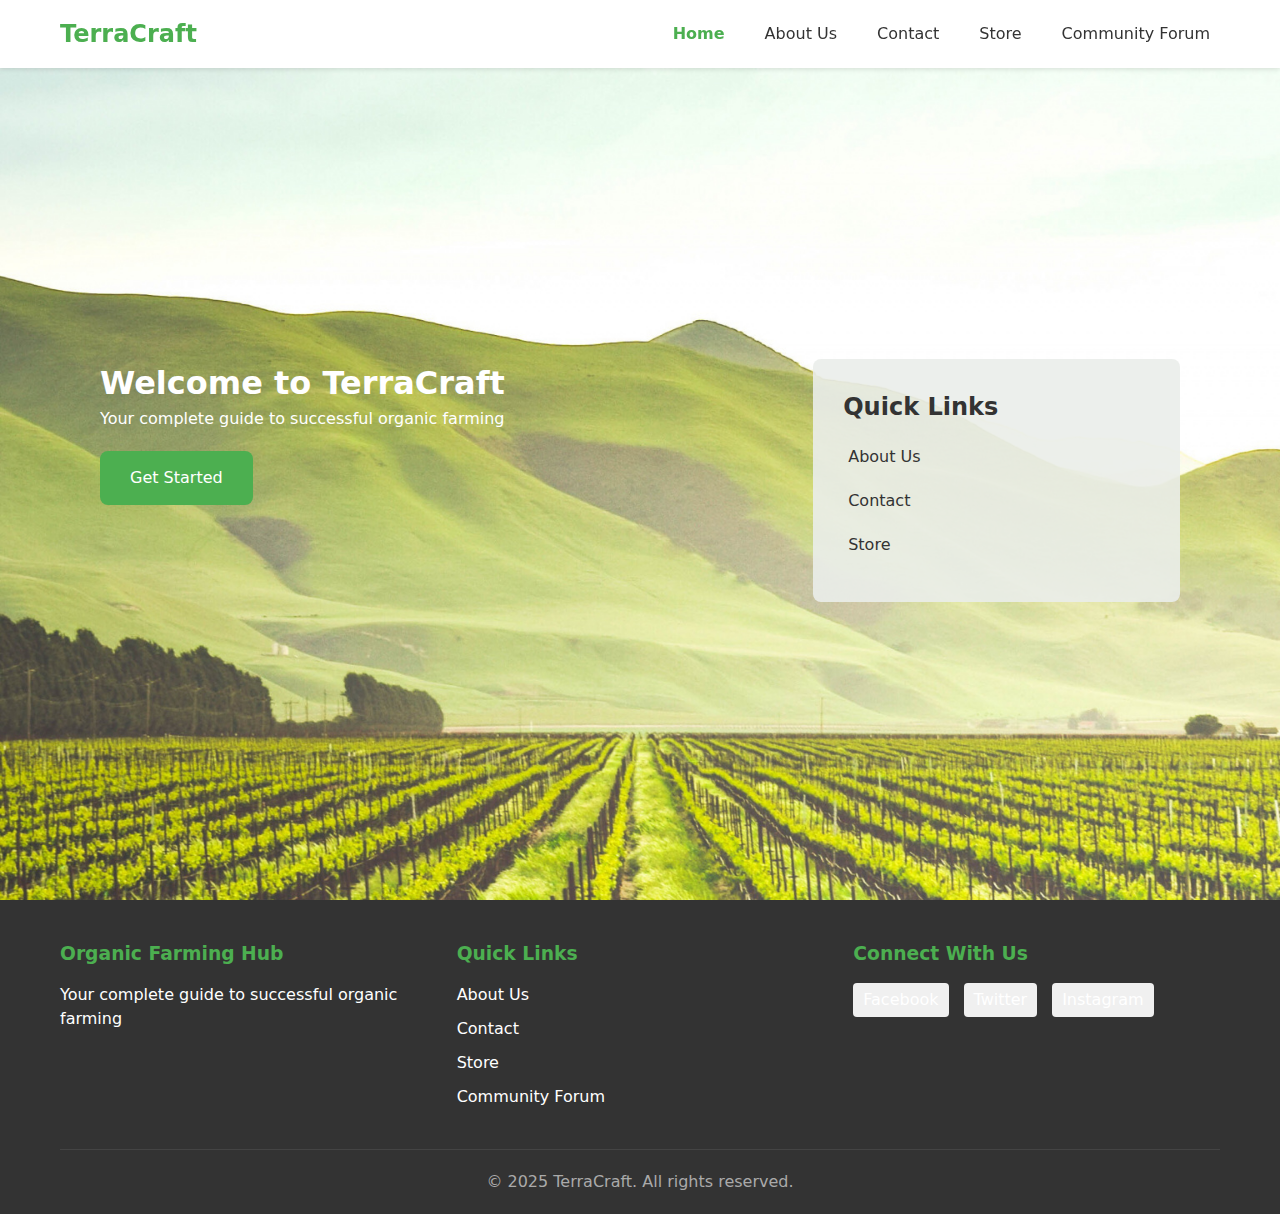
<file: index.html>
<!doctype html>
<html lang="en">
  <head>
    <meta charset="UTF-8" />
    <meta name="viewport" content="width=device-width, initial-scale=1.0" />
    <title>TerraCraft</title>
    <link rel="stylesheet" href="styles.css" />
  </head>
  <body>
    <!-- Skip to content link -->
    <a href="#main-content" class="skip-link">Skip to main content</a>

    <div class="app-container">
      <!-- Header (Fixed) -->
      <header class="site-header" role="banner">
        <div class="header-content">
          <div class="logo">
            <a href="index.html">TerraCraft</a>
          </div>
          <nav class="main-nav" aria-label="Main navigation">
            <ul>
              <li><a href="index.html" aria-current="page">Home</a></li>
              <li><a href="about.html">About Us</a></li>
              <li><a href="contact.html">Contact</a></li>
              <li><a href="store.html">Store</a></li>
              <li><a href="forum.html">Community Forum</a></li>
            </ul>
          </nav>
        </div>
      </header>

      <!-- Welcome Section -->
      <section
        id="welcome-section"
        class="hero-section"
        role="region"
        aria-labelledby="welcome-heading"
      >
        <div class="content-wrapper">
          <div class="hero-content">
            <div class="hero-text">
              <h1 id="welcome-heading" tabindex="-1">
                Welcome to TerraCraft
              </h1>
              <p>Your complete guide to successful organic farming</p>
              <a href="tips.html" class="primary-button" role="button">
                Get Started
              </a>
            </div>
            <div class="quick-links-container">
              <div class="quick-links-card">
                <h2 id="quick-links-heading">Quick Links</h2>
                <nav aria-labelledby="quick-links-heading">
                  <ul class="quick-links-list">
                    <li>
                      <a href="about.html" aria-label="Learn about us"
                        >About Us</a
                      >
                    </li>
                    <li>
                      <a href="contact.html" aria-label="Contact us">Contact</a>
                    </li>
                    <li>
                      <a href="store.html" aria-label="Visit our store"
                        >Store</a
                      >
                    </li>
                  </ul>
                </nav>
              </div>
            </div>
          </div>
        </div>
      </section>

      <main id="main-content" tabindex="-1">
        <!-- Main content will be focused when using skip link -->
      </main>

      <!-- Footer -->
      <footer class="site-footer">
        <div class="content-wrapper">
          <div class="footer-content">
            <div class="footer-section">
              <h3>Organic Farming Hub</h3>
              <p>Your complete guide to successful organic farming</p>
            </div>
            <div class="footer-section">
              <h3>Quick Links</h3>
              <ul>
                <li><a href="about.html">About Us</a></li>
                <li><a href="contact.html">Contact</a></li>
                <li><a href="store.html">Store</a></li>
                <li><a href="forum.html">Community Forum</a></li>
              </ul>
            </div>
            <div class="footer-section">
              <h3>Connect With Us</h3>
              <div class="social-links">
                <a href="#" aria-label="Facebook">Facebook</a>
                <a href="#" aria-label="Twitter">Twitter</a>
                <a href="#" aria-label="Instagram">Instagram</a>
              </div>
            </div>
          </div>
          <div class="copyright">
            <p>&copy; 2025 TerraCraft. All rights reserved.</p>
          </div>
        </div>
      </footer>
    </div>

    <script src="script.js"></script>
  </body>
</html>
</file>
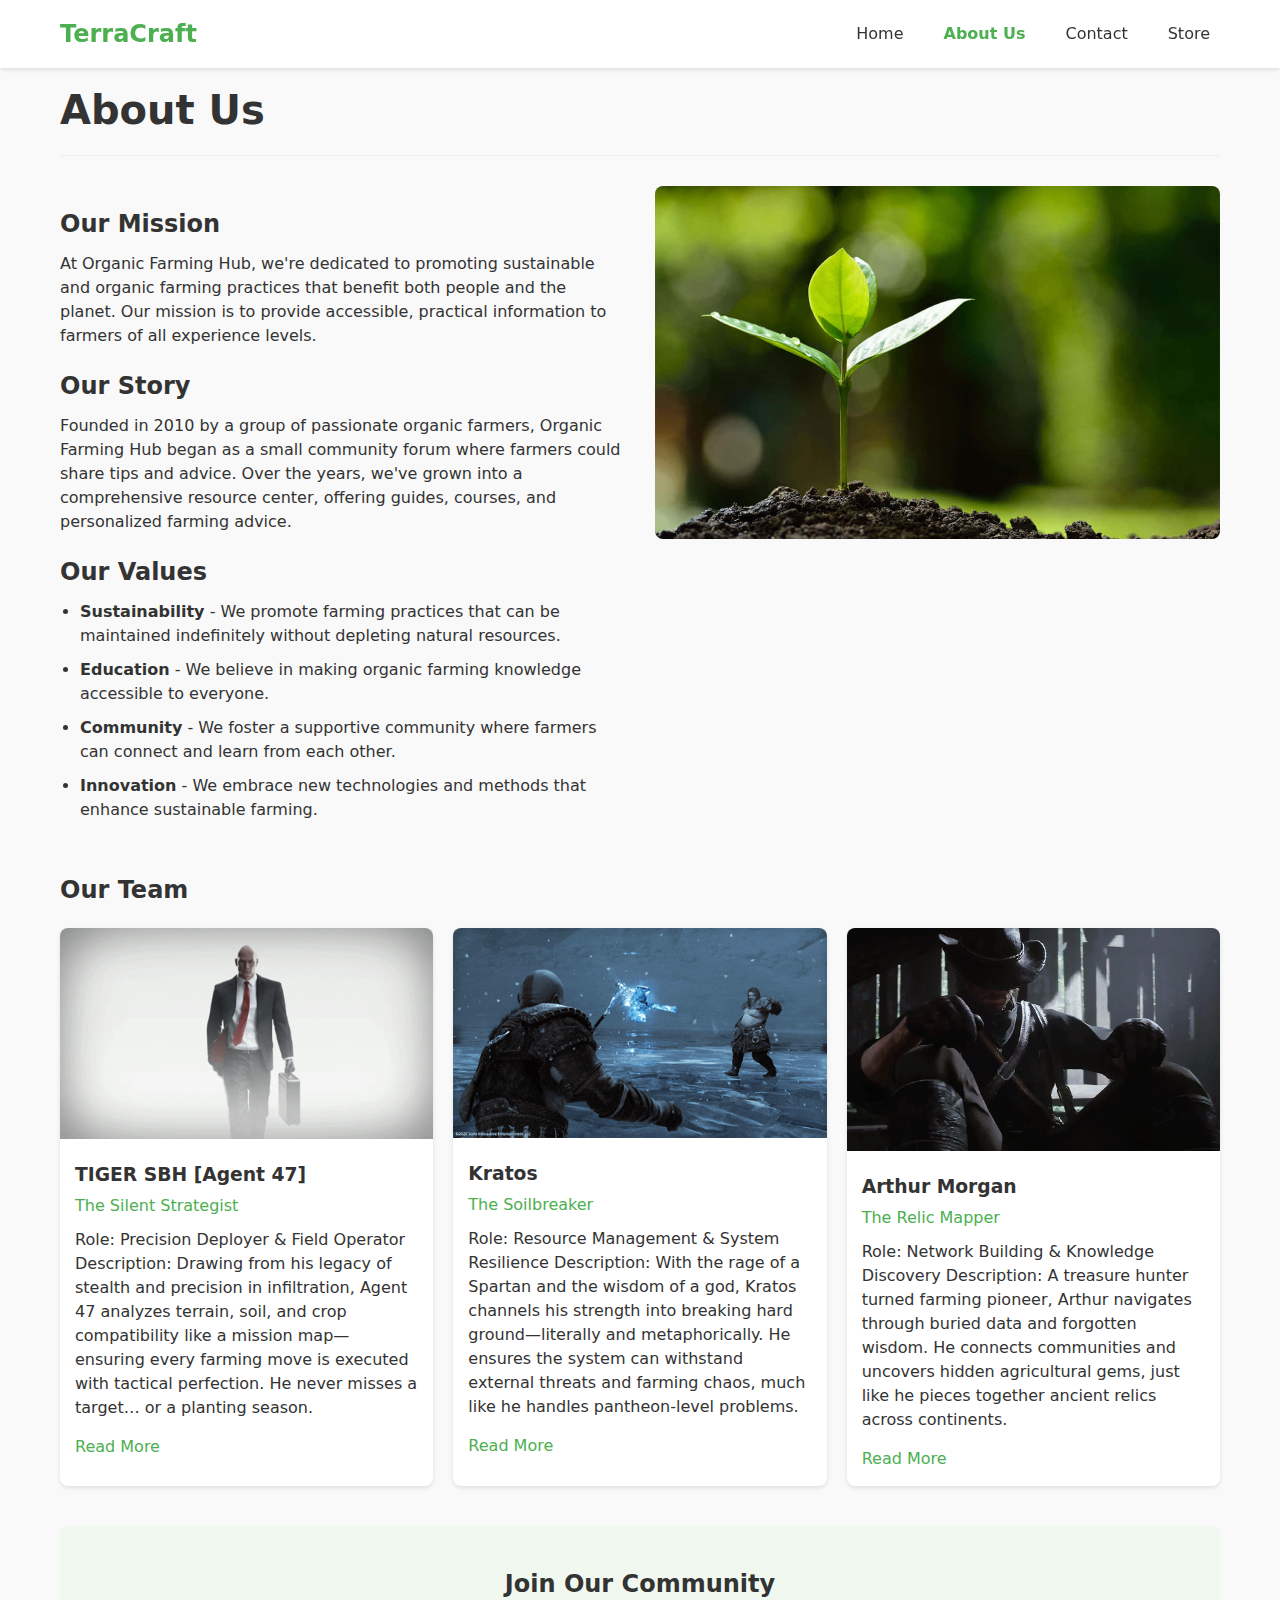
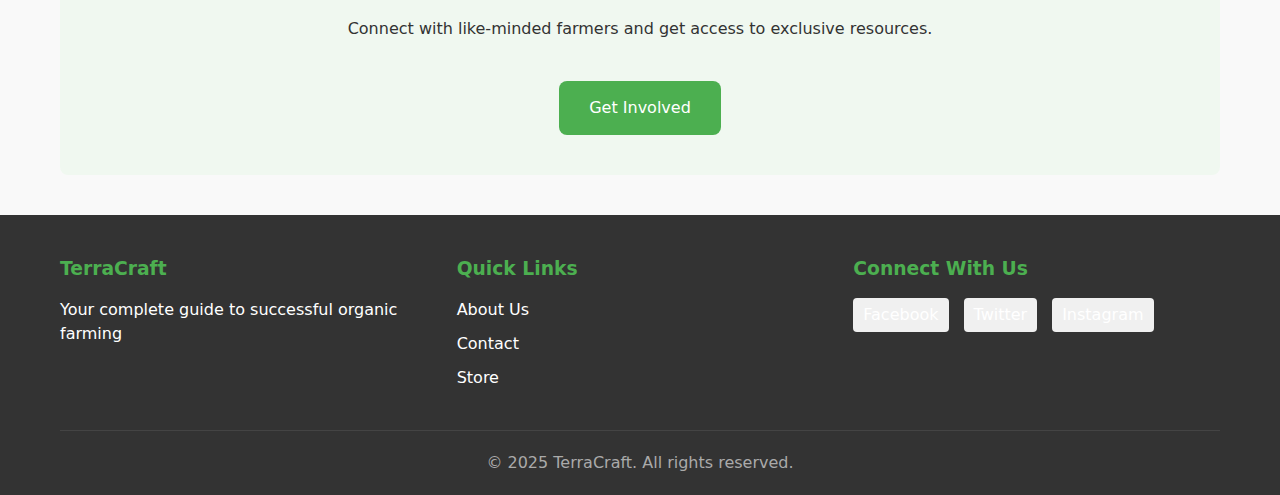
<file: about.html>
<!doctype html>
<html lang="en">
  <head>
    <meta charset="UTF-8" />
    <meta name="viewport" content="width=device-width, initial-scale=1.0" />
    <title>About Us - TerraCraft</title>
    <link rel="stylesheet" href="styles.css" />
  </head>
  <body>
    <!-- Skip to content link -->
    <a href="#main-content" class="skip-link">Skip to main content</a>

    <div class="app-container">
      <!-- Header (Fixed) -->
      <header class="site-header" role="banner">
        <div class="header-content">
          <div class="logo">
            <a href="index.html">TerraCraft</a>
          </div>
          <nav class="main-nav" aria-label="Main navigation">
            <ul>
              <li><a href="index.html">Home</a></li>
              <li><a href="about.html" aria-current="page">About Us</a></li>
              <li><a href="contact.html">Contact</a></li>
              <li><a href="store.html">Store</a></li>
            </ul>
          </nav>
        </div>
      </header>

      <!-- Main Content -->
      <main id="main-content" class="page-content" tabindex="-1">
        <div class="content-wrapper">
          <div class="page-header">
            <h1>About Us</h1>
          </div>

          <section class="about-section">
            <div class="about-content">
              <div class="about-text">
                <h2>Our Mission</h2>
                <p>
                  At Organic Farming Hub, we're dedicated to promoting
                  sustainable and organic farming practices that benefit both
                  people and the planet. Our mission is to provide accessible,
                  practical information to farmers of all experience levels.
                </p>

                <h2>Our Story</h2>
                <p>
                  Founded in 2010 by a group of passionate organic farmers,
                  Organic Farming Hub began as a small community forum where
                  farmers could share tips and advice. Over the years, we've
                  grown into a comprehensive resource center, offering guides,
                  courses, and personalized farming advice.
                </p>

                <h2>Our Values</h2>
                <ul class="values-list">
                  <li>
                    <strong>Sustainability</strong> - We promote farming
                    practices that can be maintained indefinitely without
                    depleting natural resources.
                  </li>
                  <li>
                    <strong>Education</strong> - We believe in making organic
                    farming knowledge accessible to everyone.
                  </li>
                  <li>
                    <strong>Community</strong> - We foster a supportive
                    community where farmers can connect and learn from each
                    other.
                  </li>
                  <li>
                    <strong>Innovation</strong> - We embrace new technologies
                    and methods that enhance sustainable farming.
                  </li>
                </ul>
              </div>

              <div class="about-image">
                <img
                  src="images/organic-farming-1080-x-675-wallpaper-rbe1lk7pxgx1ypuh.jpg"
                  alt="Organic farmers working in a field"
                />
              </div>
            </div>
          </section>

          <section class="team-section">
            <h2>Our Team</h2>
            <div class="team-grid">
              <div class="team-member">
                <img
                  src="images/hitman-agent-47.gif"
                  alt="Team member portrait"
                />
                <h3>TIGER SBH [Agent 47]</h3>
                <p class="role">The Silent Strategist</p>
                <p>
                  Role: Precision Deployer & Field Operator
Description: Drawing from his legacy of stealth and precision in infiltration, Agent 47 analyzes terrain, soil, and crop compatibility like a mission map—ensuring every farming move is executed with tactical perfection. He never misses a target… or a planting season.
                </p>
                <a href="#" class="team-link">Read More</a>
              </div>

              <div class="team-member">
                <img
                  src="images/giphy.gif"
                  alt="Team member portrait"
                />
                <h3>Kratos</h3>
                <p class="role">The Soilbreaker</p>
                <p>
                  Role: Resource Management & System Resilience
Description: With the rage of a Spartan and the wisdom of a god, Kratos channels his strength into breaking hard ground—literally and metaphorically. He ensures the system can withstand external threats and farming chaos, much like he handles pantheon-level problems.
                </p>
                <a href="#" class="team-link">Read More</a>
              </div>

              <div class="team-member">
                <img
                  src="images/tumblr_865764befb08bffb5e110adb0e0eed78_d5e66c55_640.gif"
                  alt="Team member portrait"
                />
                <h3>Arthur Morgan</h3>
                <p class="role">The Relic Mapper</p>
                <p>
                  Role: Network Building & Knowledge Discovery
Description: A treasure hunter turned farming pioneer, Arthur navigates through buried data and forgotten wisdom. He connects communities and uncovers hidden agricultural gems, just like he pieces together ancient relics across continents.
                </p>
                <a href="#" class="team-link">Read More</a>
              </div>
            </div>
          </section>

          <section class="cta-section">
            <h2>Join Our Community</h2>
            <p>
              Connect with like-minded farmers and get access to exclusive
              resources.
            </p>
            <a href="contact.html" class="primary-button" role="button"
              >Get Involved</a
            >
          </section>
        </div>
      </main>

      <!-- Footer -->
      <footer class="site-footer">
        <div class="content-wrapper">
          <div class="footer-content">
            <div class="footer-section">
              <h3>TerraCraft</h3>
              <p>Your complete guide to successful organic farming</p>
            </div>
            <div class="footer-section">
              <h3>Quick Links</h3>
              <ul>
                <li><a href="about.html">About Us</a></li>
                <li><a href="contact.html">Contact</a></li>
                <li><a href="store.html">Store</a></li>
              </ul>
            </div>
            <div class="footer-section">
              <h3>Connect With Us</h3>
              <div class="social-links">
                <a href="#" aria-label="Facebook">Facebook</a>
                <a href="#" aria-label="Twitter">Twitter</a>
                <a href="#" aria-label="Instagram">Instagram</a>
              </div>
            </div>
          </div>
          <div class="copyright">
            <p>&copy; 2025 TerraCraft. All rights reserved.</p>
          </div>
        </div>
      </footer>
    </div>

    <script src="about.js"></script>
  </body>
</html>
</file>
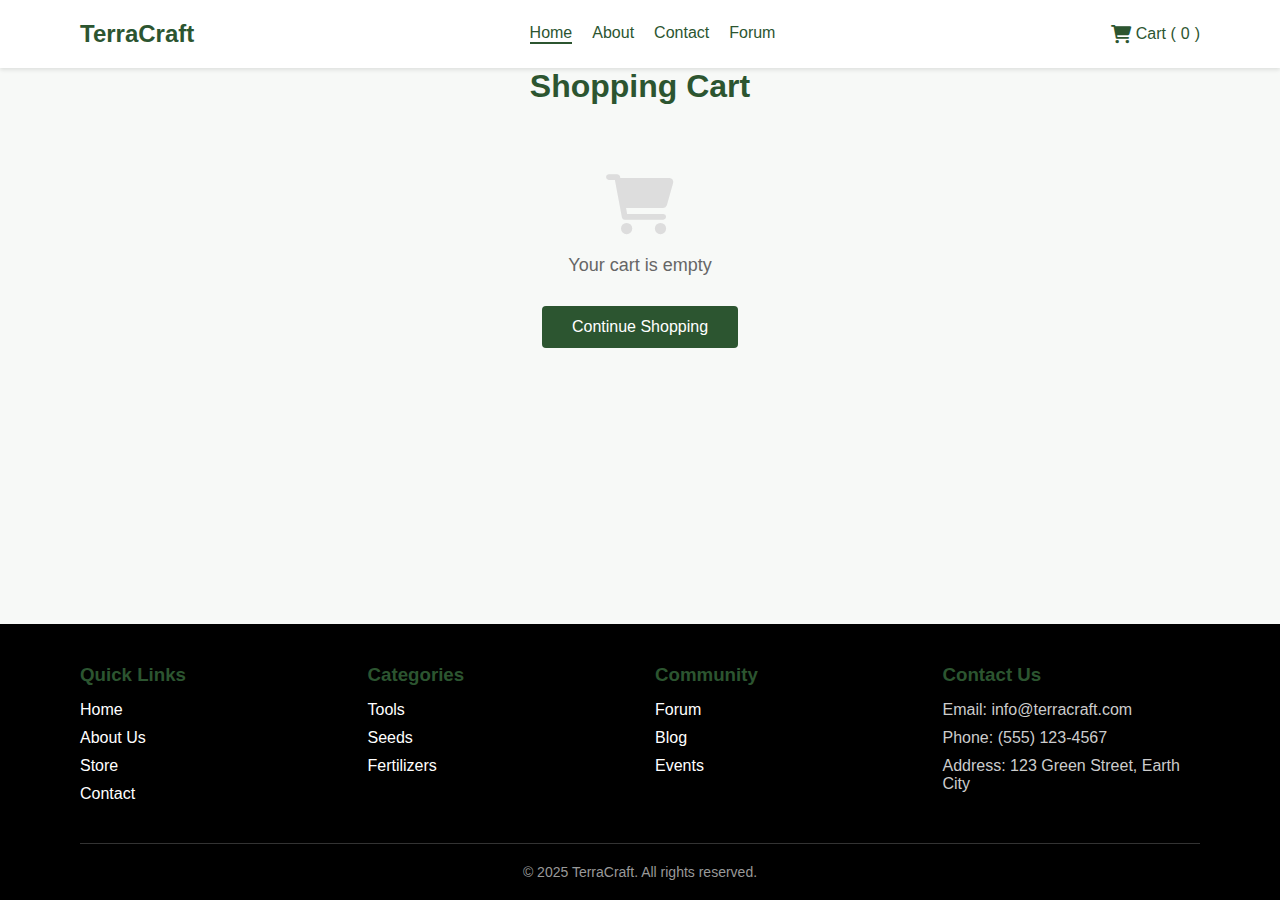
<file: cart.html>
<!doctype html>
<html lang="en">
  <head>
    <meta charset="UTF-8" />
    <meta name="viewport" content="width=device-width, initial-scale=1.0" />
    <title>Shopping Cart - Organic Store</title>
    <link rel="stylesheet" href="store.css" />
    <link
      rel="stylesheet"
      href="https://cdnjs.cloudflare.com/ajax/libs/font-awesome/6.0.0-beta3/css/all.min.css"
    />
  </head>
  <body>
    <div class="page-container">
      <header class="site-header">
        <nav class="main-nav">
          <h1 class="site-title">TerraCraft</h1>
          <div class="nav-links">
            <a class="nav-link nav-link-active" href="index.html">Home</a>
            <a href="about.html" class="nav-link">About</a>
            <a href="contact.html" class="nav-link">Contact</a>
            <a href="forum.html" class="nav-link">Forum</a>
          </div>
          <button class="mobile-menu-toggle" id="mobile-menu-toggle">
            <i class="fas fa-bars"></i>
          </button>
          <a href="cart.html" class="cart-button nav-link-active">
            <i class="fas fa-shopping-cart"></i>
            <span>Cart (</span>
            <span id="cart-count">0</span>
            <span>)</span>
          </a>
        </nav>
        <div class="mobile-menu" id="mobile-menu">
          <a href="store.html" class="mobile-nav-link">Home</a>
          <a href="#" class="mobile-nav-link">About</a>
          <a href="#" class="mobile-nav-link">Contact</a>
          <a href="#" class="mobile-nav-link">Forum</a>
        </div>
      </header>

      <main class="main-content">
        <h1 class="cart-page-title">Shopping Cart</h1>

        <div id="cart-content">
          <!-- Cart content will be populated by JavaScript -->
        </div>
      </main>

      <footer class="site-footer">
        <div class="footer-content">
          <section class="footer-section">
            <h3 class="footer-heading">Quick Links</h3>
            <ul class="footer-list">
              <li class="footer-item">
                <a href="index.html" class="footer-link">Home</a>
              </li>
              <li class="footer-item">
                <a href="about.html" class="footer-link">About Us</a>
              </li>
              <li class="footer-item">
                <a href="store.html" class="footer-link">Store</a>
              </li>
              <li class="footer-item">
                <a href="contact.html" class="footer-link">Contact</a>
              </li>
            </ul>
          </section>
          <section class="footer-section">
            <h3 class="footer-heading">Categories</h3>
            <ul class="footer-list">
              <li class="footer-item">
                <a href="#" class="footer-link">Tools</a>
              </li>
              <li class="footer-item">
                <a href="#" class="footer-link">Seeds</a>
              </li>
              <li class="footer-item">
                <a href="#" class="footer-link">Fertilizers</a>
              </li>
            </ul>
          </section>
          <section class="footer-section">
            <h3 class="footer-heading">Community</h3>
            <ul class="footer-list">
              <li class="footer-item">
                <a href="#" class="footer-link">Forum</a>
              </li>
              <li class="footer-item">
                <a href="#" class="footer-link">Blog</a>
              </li>
              <li class="footer-item">
                <a href="#" class="footer-link">Events</a>
              </li>
            </ul>
          </section>
          <section class="footer-section">
            <h3 class="footer-heading">Contact Us</h3>
            <p class="footer-text">Email: info@terracraft.com</p>
            <p class="footer-text">Phone: (555) 123-4567</p>
            <p class="footer-text">Address: 123 Green Street, Earth City</p>
          </section>
        </div>
        <div class="footer-bottom">
          <p>&copy;  2025 TerraCraft. All rights reserved.</p>
        </div>
      </footer>
    </div>

    <script>
      document.addEventListener("DOMContentLoaded", function () {
        // Get cart items from localStorage
        let cart = JSON.parse(localStorage.getItem("organicStoreCart")) || [];

        // Update cart count
        function updateCartCount() {
          const cartCount = document.getElementById("cart-count");
          cartCount.textContent = cart.reduce(
            (total, item) => total + item.quantity,
            0,
          );
        }

        // Calculate subtotal
        function calculateSubtotal() {
          return cart.reduce(
            (total, item) => total + item.price * item.quantity,
            0,
          );
        }

        // Render cart
        function renderCart() {
          const cartContent = document.getElementById("cart-content");

          if (cart.length === 0) {
            // Empty cart
            cartContent.innerHTML = `
            <div class="empty-cart">
              <i class="fas fa-shopping-cart empty-cart-icon"></i>
              <p class="empty-cart-message">Your cart is empty</p>
              <a href="store.html" class="continue-shopping">Continue Shopping</a>
            </div>
          `;
            return;
          }

          // Cart with items
          const subtotal = calculateSubtotal();
          const shipping = 5.99;
          const tax = subtotal * 0.08; // Assuming 8% tax
          const total = subtotal + shipping + tax;

          cartContent.innerHTML = `
          <div class="cart-container">
            <div class="cart-header">
              <div>Image</div>
              <div>Product</div>
              <div>Price</div>
              <div>Quantity</div>
              <div>Remove</div>
            </div>
            <div id="cart-items">
              <!-- Cart items will be populated here -->
            </div>

            <div class="cart-summary">
              <div class="cart-coupon">
                <input type="text" placeholder="Coupon code" id="coupon-code">
                <button id="apply-coupon">Apply Coupon</button>
              </div>

              <div class="cart-totals">
                <h3 class="cart-totals-title">Cart Totals</h3>
                <div class="cart-totals-row">
                  <span>Subtotal</span>
                  <span>$${subtotal.toFixed(2)}</span>
                </div>
                <div class="cart-totals-row">
                  <span>Shipping</span>
                  <span>$${shipping.toFixed(2)}</span>
                </div>
                <div class="cart-totals-row">
                  <span>Tax (8%)</span>
                  <span>$${tax.toFixed(2)}</span>
                </div>
                <div class="cart-totals-row total">
                  <span>Total</span>
                  <span>$${total.toFixed(2)}</span>
                </div>
                <a href="checkout.html" class="checkout-button">Proceed to Checkout</a>
              </div>
            </div>
          </div>
        `;

          const cartItemsContainer = document.getElementById("cart-items");

          // Add each cart item
          cart.forEach((item) => {
            const cartItemElement = document.createElement("div");
            cartItemElement.className = "cart-item-row";
            cartItemElement.innerHTML = `
            <div>
              <img src="${item.image}" alt="${item.name}" class="cart-item-image">
            </div>
            <div class="cart-item-name">${item.name}</div>
            <div class="cart-item-price">$${item.price.toFixed(2)}</div>
            <div class="cart-quantity-controls">
              <button class="cart-quantity-btn decrease" data-id="${item.id}">-</button>
              <input type="number" value="${item.quantity}" min="1" class="cart-quantity-input" data-id="${item.id}">
              <button class="cart-quantity-btn increase" data-id="${item.id}">+</button>
            </div>
            <div>
              <button class="cart-remove-btn" data-id="${item.id}">
                <i class="fas fa-trash"></i>
              </button>
            </div>
          `;

            cartItemsContainer.appendChild(cartItemElement);
          });

          // Add event listeners
          document
            .querySelectorAll(".cart-quantity-btn.decrease")
            .forEach((button) => {
              button.addEventListener("click", function () {
                const id = parseInt(this.getAttribute("data-id"));
                decreaseQuantity(id);
              });
            });

          document
            .querySelectorAll(".cart-quantity-btn.increase")
            .forEach((button) => {
              button.addEventListener("click", function () {
                const id = parseInt(this.getAttribute("data-id"));
                increaseQuantity(id);
              });
            });

          document.querySelectorAll(".cart-quantity-input").forEach((input) => {
            input.addEventListener("change", function () {
              const id = parseInt(this.getAttribute("data-id"));
              const quantity = parseInt(this.value);
              updateQuantity(id, quantity);
            });
          });

          document.querySelectorAll(".cart-remove-btn").forEach((button) => {
            button.addEventListener("click", function () {
              const id = parseInt(this.getAttribute("data-id"));
              removeItem(id);
            });
          });

          // Coupon code functionality
          document
            .getElementById("apply-coupon")
            .addEventListener("click", function () {
              const couponCode = document
                .getElementById("coupon-code")
                .value.trim()
                .toUpperCase();

              if (couponCode === "ORGANIC10") {
                // Apply 10% discount
                const discount = subtotal * 0.1;
                const newTotal = total - discount;

                // Update total in the DOM
                const totalElement = document.querySelector(
                  ".cart-totals-row.total span:last-child",
                );
                totalElement.textContent = `$${newTotal.toFixed(2)}`;

                // Add discount row
                const discountRow = document.createElement("div");
                discountRow.className = "cart-totals-row";
                discountRow.innerHTML = `
              <span>Discount (10%)</span>
              <span>-$${discount.toFixed(2)}</span>
            `;

                // Insert before total row
                const totalRow = document.querySelector(
                  ".cart-totals-row.total",
                );
                totalRow.parentNode.insertBefore(discountRow, totalRow);

                // Disable coupon input and button
                document.getElementById("coupon-code").disabled = true;
                this.disabled = true;

                // Show success message
                const successMessage = document.createElement("p");
                successMessage.textContent = "Coupon applied successfully!";
                successMessage.style.color = "#2c5530";
                successMessage.style.marginTop = "10px";
                document
                  .querySelector(".cart-coupon")
                  .appendChild(successMessage);
              } else {
                // Show error message
                const errorMessage = document.createElement("p");
                errorMessage.textContent = "Invalid coupon code";
                errorMessage.style.color = "#ff4d4d";
                errorMessage.style.marginTop = "10px";
                document
                  .querySelector(".cart-coupon")
                  .appendChild(errorMessage);

                // Remove error message after 3 seconds
                setTimeout(() => {
                  errorMessage.remove();
                }, 3000);
              }
            });
        }

        // Decrease quantity
        function decreaseQuantity(id) {
          const item = cart.find((item) => item.id === id);
          if (item && item.quantity > 1) {
            item.quantity -= 1;
            saveCart();
            renderCart();
          }
        }

        // Increase quantity
        function increaseQuantity(id) {
          const item = cart.find((item) => item.id === id);
          if (item) {
            item.quantity += 1;
            saveCart();
            renderCart();
          }
        }

        // Update quantity
        function updateQuantity(id, quantity) {
          if (quantity < 1) quantity = 1;

          const item = cart.find((item) => item.id === id);
          if (item) {
            item.quantity = quantity;
            saveCart();
            renderCart();
          }
        }

        // Remove item
        function removeItem(id) {
          cart = cart.filter((item) => item.id !== id);
          saveCart();
          renderCart();
          updateCartCount();
        }

        // Save cart to localStorage
        function saveCart() {
          localStorage.setItem("organicStoreCart", JSON.stringify(cart));
        }

        // Mobile menu toggle
        document
          .getElementById("mobile-menu-toggle")
          .addEventListener("click", function () {
            const mobileMenu = document.getElementById("mobile-menu");
            mobileMenu.classList.toggle("active");
          });

        // Initialize
        updateCartCount();
        renderCart();
      });
    </script>
  </body>
</html>
</file>
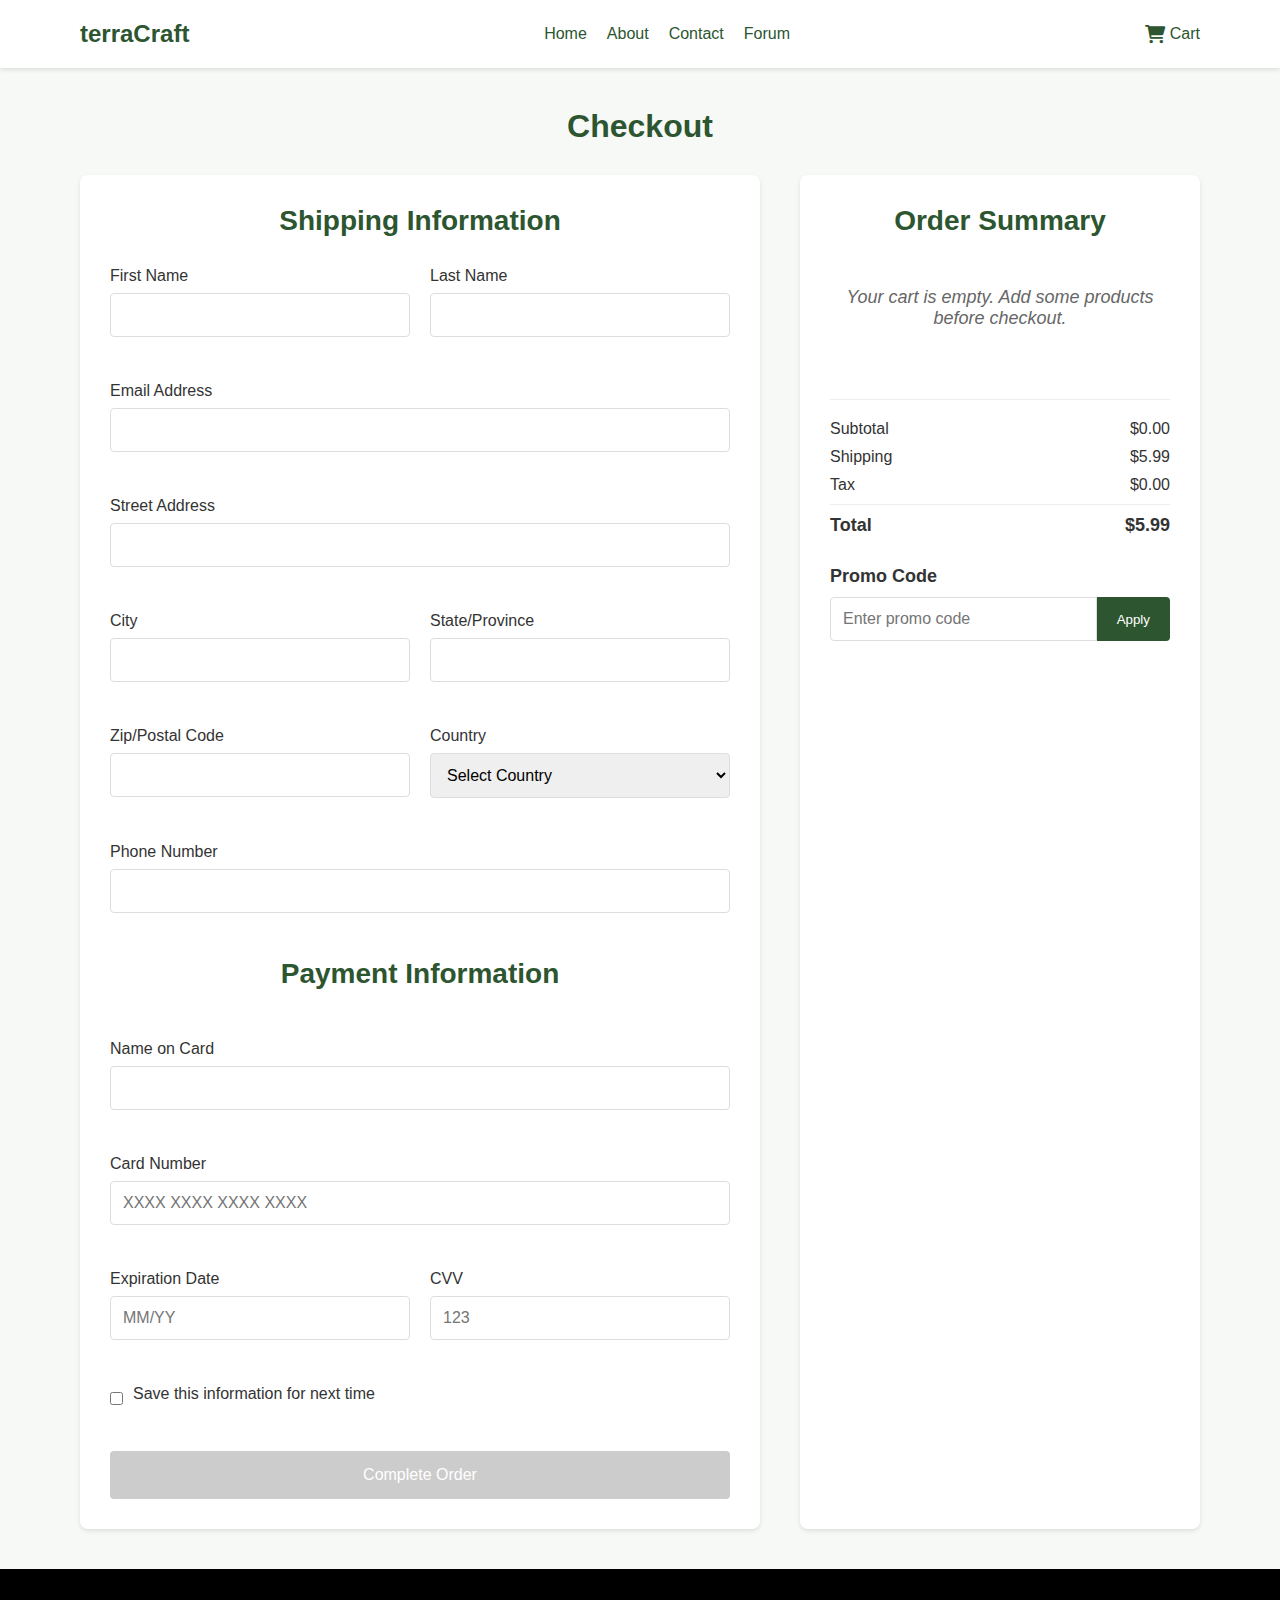
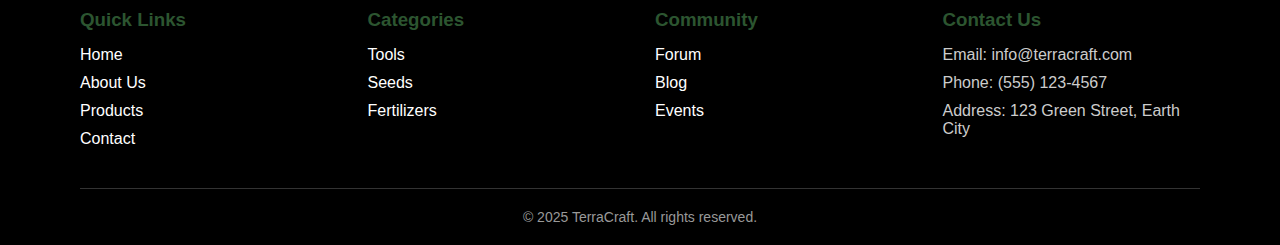
<file: checkout.html>
<!doctype html>
<html lang="en">
  <head>
    <meta charset="UTF-8" />
    <meta name="viewport" content="width=device-width, initial-scale=1.0" />
    <title>Checkout - TerraCraft</title>
    <link rel="stylesheet" href="store.css" />
    <link rel="stylesheet" href="checkout.css" />
    <link
      rel="stylesheet"
      href="https://cdnjs.cloudflare.com/ajax/libs/font-awesome/6.0.0-beta3/css/all.min.css"
    />
  </head>
  <body>
    <div class="page-container">
      <header class="site-header">
        <nav class="main-nav">
          <h1 class="site-title">terraCraft</h1>
          <div class="nav-links">
            <a class="nav-link" href="store.html">Home</a>
            <a href="#" class="nav-link">About</a>
            <a href="#" class="nav-link">Contact</a>
            <a href="#" class="nav-link">Forum</a>
          </div>
          <button class="mobile-menu-toggle" id="mobile-menu-toggle">
            <i class="fas fa-bars"></i>
          </button>
          <a href="cart.html" class="cart-button">
            <i class="fas fa-shopping-cart"></i>
            <span>Cart</span>
          </a>
        </nav>
        <div class="mobile-menu" id="mobile-menu">
          <a href="store.html" class="mobile-nav-link">Home</a>
          <a href="#" class="mobile-nav-link">About</a>
          <a href="#" class="mobile-nav-link">Contact</a>
          <a href="#" class="mobile-nav-link">Forum</a>
        </div>
      </header>

      <main class="checkout-main">
        <h1 class="checkout-title">Checkout</h1>

        <div class="checkout-container">
          <section class="checkout-form-section">
            <h2 class="section-title">Shipping Information</h2>
            <form id="checkout-form" class="checkout-form">
              <div class="form-row">
                <div class="form-group">
                  <label for="first-name">First Name</label>
                  <input
                    type="text"
                    id="first-name"
                    name="first-name"
                    required
                  />
                  <span class="error-message" id="first-name-error"></span>
                </div>
                <div class="form-group">
                  <label for="last-name">Last Name</label>
                  <input type="text" id="last-name" name="last-name" required />
                  <span class="error-message" id="last-name-error"></span>
                </div>
              </div>

              <div class="form-group">
                <label for="email">Email Address</label>
                <input type="email" id="email" name="email" required />
                <span class="error-message" id="email-error"></span>
              </div>

              <div class="form-group">
                <label for="address">Street Address</label>
                <input type="text" id="address" name="address" required />
                <span class="error-message" id="address-error"></span>
              </div>

              <div class="form-row">
                <div class="form-group">
                  <label for="city">City</label>
                  <input type="text" id="city" name="city" required />
                  <span class="error-message" id="city-error"></span>
                </div>
                <div class="form-group">
                  <label for="state">State/Province</label>
                  <input type="text" id="state" name="state" required />
                  <span class="error-message" id="state-error"></span>
                </div>
              </div>

              <div class="form-row">
                <div class="form-group">
                  <label for="zip">Zip/Postal Code</label>
                  <input type="number" id="zip" name="zip" required />
                  <span class="error-message" id="zip-error"></span>
                </div>
                <div class="form-group">
                  <label for="country">Country</label>
                  <select id="country" name="country" required>
                    <option value="">Select Country</option>
                    <option value="US">United States</option>
                    <option value="CA">Canada</option>
                    <option value="UK">United Kingdom</option>
                    <option value="AU">Australia</option>
                  </select>
                  <span class="error-message" id="country-error"></span>
                </div>
              </div>

              <div class="form-group">
                <label for="phone">Phone Number</label>
                <input type="number" id="phone" name="phone" required />
                <span class="error-message" id="phone-error"></span>
              </div>

              <h2 class="section-title">Payment Information</h2>

              <div class="form-group">
                <label for="card-name">Name on Card</label>
                <input type="text" id="card-name" name="card-name" required />
                <span class="error-message" id="card-name-error"></span>
              </div>

              <div class="form-group">
                <label for="card-number">Card Number</label>
                <input
                  type="text"
                  id="card-number"
                  name="card-number"
                  placeholder="XXXX XXXX XXXX XXXX"
                  required
                />
                <span class="error-message" id="card-number-error"></span>
              </div>

              <div class="form-row">
                <div class="form-group">
                  <label for="expiry">Expiration Date</label>
                  <input
                    type="text"
                    id="expiry"
                    name="expiry"
                    placeholder="MM/YY"
                    required
                  />
                  <span class="error-message" id="expiry-error"></span>
                </div>
                <div class="form-group">
                  <label for="cvv">CVV</label>
                  <input
                    type="text"
                    id="cvv"
                    name="cvv"
                    placeholder="123"
                    required
                  />
                  <span class="error-message" id="cvv-error"></span>
                </div>
              </div>

              <div class="form-group checkbox-group">
                <input type="checkbox" id="save-info" name="save-info" />
                <label for="save-info"
                  >Save this information for next time</label
                >
              </div>

              <button type="submit" class="checkout-submit-button">
                Complete Order
              </button>
            </form>
          </section>

          <section class="order-summary-section">
            <h2 class="section-title">Order Summary</h2>
            <div class="order-summary">
              <div id="order-items" class="order-items">
                <!-- Order items will be populated by JavaScript -->
              </div>

              <div class="order-totals">
                <div class="order-subtotal">
                  <span>Subtotal</span>
                  <span id="subtotal">$0.00</span>
                </div>
                <div class="order-shipping">
                  <span>Shipping</span>
                  <span id="shipping">$5.99</span>
                </div>
                <div class="order-tax">
                  <span>Tax</span>
                  <span id="tax">$0.00</span>
                </div>
                <div class="order-total">
                  <span>Total</span>
                  <span id="total">$0.00</span>
                </div>
              </div>
            </div>

            <div class="promo-code">
              <h3>Promo Code</h3>
              <div class="promo-input">
                <input
                  type="text"
                  id="promo-code"
                  placeholder="Enter promo code"
                />
                <button id="apply-promo">Apply</button>
              </div>
            </div>
          </section>
        </div>

        <div class="order-confirmation" id="order-confirmation">
          <div class="confirmation-content">
            <i class="fas fa-check-circle confirmation-icon"></i>
            <h2>Thank You for Your Order!</h2>
            <p>Your order has been placed successfully.</p>
            <p>Order #: <span id="order-number">ORD-12345</span></p>
            <p>
              A confirmation email has been sent to
              <span id="confirmation-email"></span>
            </p>
            <a href="store.html" class="back-to-store-button"
              >Continue Shopping</a
            >
          </div>
        </div>
      </main>

      <footer class="site-footer">
        <div class="footer-content">
          <section class="footer-section">
            <h3 class="footer-heading">Quick Links</h3>
            <ul class="footer-list">
              <li class="footer-item">
                <a href="store.html" class="footer-link">Home</a>
              </li>
              <li class="footer-item">
                <a href="#" class="footer-link">About Us</a>
              </li>
              <li class="footer-item">
                <a href="#" class="footer-link">Products</a>
              </li>
              <li class="footer-item">
                <a href="#" class="footer-link">Contact</a>
              </li>
            </ul>
          </section>
          <section class="footer-section">
            <h3 class="footer-heading">Categories</h3>
            <ul class="footer-list">
              <li class="footer-item">
                <a href="#" class="footer-link">Tools</a>
              </li>
              <li class="footer-item">
                <a href="#" class="footer-link">Seeds</a>
              </li>
              <li class="footer-item">
                <a href="#" class="footer-link">Fertilizers</a>
              </li>
            </ul>
          </section>
          <section class="footer-section">
            <h3 class="footer-heading">Community</h3>
            <ul class="footer-list">
              <li class="footer-item">
                <a href="#" class="footer-link">Forum</a>
              </li>
              <li class="footer-item">
                <a href="#" class="footer-link">Blog</a>
              </li>
              <li class="footer-item">
                <a href="#" class="footer-link">Events</a>
              </li>
            </ul>
          </section>
          <section class="footer-section">
            <h3 class="footer-heading">Contact Us</h3>
            <p class="footer-text">Email: info@terracraft.com</p>
            <p class="footer-text">Phone: (555) 123-4567</p>
            <p class="footer-text">Address: 123 Green Street, Earth City</p>
          </section>
        </div>
        <div class="footer-bottom">
          <p>&copy;  2025 TerraCraft. All rights reserved.</p>
        </div>
      </footer>
    </div>

    <script>
      document.addEventListener("DOMContentLoaded", function () {
        // Mobile menu toggle
        document
          .getElementById("mobile-menu-toggle")
          .addEventListener("click", function () {
            const mobileMenu = document.getElementById("mobile-menu");
            mobileMenu.classList.toggle("active");
          });

        // Get cart items from localStorage
        const cartItems =
          JSON.parse(localStorage.getItem("organicStoreCart")) || [];
        const orderItemsContainer = document.getElementById("order-items");

        // Calculate totals
        let subtotal = 0;
        const shipping = 5.99;
        let tax = 0;
        let total = 0;

        // Display cart items in order summary
        if (cartItems.length > 0) {
          cartItems.forEach((item) => {
            const itemTotal = item.price * item.quantity;
            subtotal += itemTotal;

            const itemElement = document.createElement("div");
            itemElement.className = "order-item";
            itemElement.innerHTML = `
            <div class="order-item-image">
              <img src="${item.image}" alt="${item.name}">
            </div>
            <div class="order-item-details">
              <h4>${item.name}</h4>
              <p>$${item.price.toFixed(2)} x ${item.quantity}</p>
            </div>
            <div class="order-item-total">$${itemTotal.toFixed(2)}</div>
          `;
            orderItemsContainer.appendChild(itemElement);
          });
        } else {
          // If cart is empty, show message and disable checkout button
          orderItemsContainer.innerHTML =
            '<p class="empty-cart-message">Your cart is empty. Add some products before checkout.</p>';
          document.querySelector(".checkout-submit-button").disabled = true;
        }

        // Calculate tax (assuming 8% tax rate)
        tax = subtotal * 0.08;

        // Calculate total
        total = subtotal + shipping + tax;

        // Update totals in the DOM
        document.getElementById("subtotal").textContent =
          `$${subtotal.toFixed(2)}`;
        document.getElementById("shipping").textContent =
          `$${shipping.toFixed(2)}`;
        document.getElementById("tax").textContent = `$${tax.toFixed(2)}`;
        document.getElementById("total").textContent = `$${total.toFixed(2)}`;

        // Form validation
        const checkoutForm = document.getElementById("checkout-form");

        checkoutForm.addEventListener("submit", function (e) {
          e.preventDefault();

          // Reset error messages
          document.querySelectorAll(".error-message").forEach((el) => {
            el.textContent = "";
          });

          let isValid = true;

          // Validate first name
          const firstName = document.getElementById("first-name");
          if (!firstName.value.trim()) {
            document.getElementById("first-name-error").textContent =
              "First name is required";
            isValid = false;
          }

          // Validate last name
          const lastName = document.getElementById("last-name");
          if (!lastName.value.trim()) {
            document.getElementById("last-name-error").textContent =
              "Last name is required";
            isValid = false;
          }

          // Validate email
          const email = document.getElementById("email");
          const emailRegex = /^[^\s@]+@[^\s@]+\.[^\s@]+$/;
          if (!email.value.trim()) {
            document.getElementById("email-error").textContent =
              "Email is required";
            isValid = false;
          } else if (!emailRegex.test(email.value.trim())) {
            document.getElementById("email-error").textContent =
              "Please enter a valid email address";
            isValid = false;
          }

          // Validate address
          const address = document.getElementById("address");
          if (!address.value.trim()) {
            document.getElementById("address-error").textContent =
              "Address is required";
            isValid = false;
          }

          // Validate city
          const city = document.getElementById("city");
          if (!city.value.trim()) {
            document.getElementById("city-error").textContent =
              "City is required";
            isValid = false;
          }

          // Validate state
          const state = document.getElementById("state");
          if (!state.value.trim()) {
            document.getElementById("state-error").textContent =
              "State is required";
            isValid = false;
          }

          // Validate zip
          const zip = document.getElementById("zip");
          if (!zip.value.trim()) {
            document.getElementById("zip-error").textContent =
              "Zip code is required";
            isValid = false;
          }

          // Validate country
          const country = document.getElementById("country");
          if (!country.value) {
            document.getElementById("country-error").textContent =
              "Please select a country";
            isValid = false;
          }

          // Validate phone
          const phone = document.getElementById("phone");
          if (!phone.value.trim()) {
            document.getElementById("phone-error").textContent =
              "Phone number is required";
            isValid = false;
          }

          // Validate card name
          const cardName = document.getElementById("card-name");
          if (!cardName.value.trim()) {
            document.getElementById("card-name-error").textContent =
              "Name on card is required";
            isValid = false;
          }

          // Validate card number
          const cardNumber = document.getElementById("card-number");
          const cardNumberRegex = /^\d{4}\s\d{4}\s\d{4}\s\d{4}$/;
          if (!cardNumber.value.trim()) {
            document.getElementById("card-number-error").textContent =
              "Card number is required";
            isValid = false;
          } else if (!cardNumberRegex.test(cardNumber.value.trim())) {
            document.getElementById("card-number-error").textContent =
              "Please enter a valid card number (XXXX XXXX XXXX XXXX)";
            isValid = false;
          }

          // Validate expiry
          const expiry = document.getElementById("expiry");
          const expiryRegex = /^(0[1-9]|1[0-2])\/\d{2}$/;
          if (!expiry.value.trim()) {
            document.getElementById("expiry-error").textContent =
              "Expiration date is required";
            isValid = false;
          } else if (!expiryRegex.test(expiry.value.trim())) {
            document.getElementById("expiry-error").textContent =
              "Please enter a valid expiration date (MM/YY)";
            isValid = false;
          }

          // Validate CVV
          const cvv = document.getElementById("cvv");
          const cvvRegex = /^\d{3,4}$/;
          if (!cvv.value.trim()) {
            document.getElementById("cvv-error").textContent =
              "CVV is required";
            isValid = false;
          } else if (!cvvRegex.test(cvv.value.trim())) {
            document.getElementById("cvv-error").textContent =
              "Please enter a valid CVV (3-4 digits)";
            isValid = false;
          }

          if (isValid) {
            // Show order confirmation
            document.getElementById("confirmation-email").textContent =
              email.value;
            document.getElementById("order-number").textContent =
              "ORD-" + Math.floor(10000 + Math.random() * 90000);
            document.getElementById("order-confirmation").style.display =
              "flex";

            // Clear cart
            localStorage.removeItem("organicStoreCart");
          }
        });

        // Format card number input
        const cardNumberInput = document.getElementById("card-number");
        cardNumberInput.addEventListener("input", function (e) {
          let value = e.target.value.replace(/\D/g, "");
          if (value.length > 16) {
            value = value.slice(0, 16);
          }

          // Format with spaces
          const parts = [];
          for (let i = 0; i < value.length; i += 4) {
            parts.push(value.slice(i, i + 4));
          }
          e.target.value = parts.join(" ");
        });

        // Format expiry date input
        const expiryInput = document.getElementById("expiry");
        expiryInput.addEventListener("input", function (e) {
          let value = e.target.value.replace(/\D/g, "");
          if (value.length > 4) {
            value = value.slice(0, 4);
          }

          if (value.length > 2) {
            e.target.value = value.slice(0, 2) + "/" + value.slice(2);
          } else {
            e.target.value = value;
          }
        });

        // Apply promo code
        document
          .getElementById("apply-promo")
          .addEventListener("click", function () {
            const promoCode = document
              .getElementById("promo-code")
              .value.trim()
              .toUpperCase();

            if (promoCode === "ORGANIC10") {
              // Apply 10% discount
              const discount = subtotal * 0.1;
              total = subtotal - discount + shipping + tax;

              // Update total in the DOM
              document.getElementById("total").textContent =
                `$${total.toFixed(2)}`;

              // Add discount line
              const orderTotals = document.querySelector(".order-totals");
              const discountElement = document.createElement("div");
              discountElement.className = "order-discount";
              discountElement.innerHTML = `
            <span>Discount (10%)</span>
            <span>-$${discount.toFixed(2)}</span>
          `;

              // Insert before total
              orderTotals.insertBefore(
                discountElement,
                document.querySelector(".order-total"),
              );

              // Disable the button and show success message
              this.disabled = true;
              document.getElementById("promo-code").disabled = true;

              const successMessage = document.createElement("p");
              successMessage.className = "promo-success";
              successMessage.textContent = "Promo code applied successfully!";
              document.querySelector(".promo-code").appendChild(successMessage);
            } else if (promoCode) {
              // Show error for invalid promo code
              const errorMessage = document.createElement("p");
              errorMessage.className = "promo-error";
              errorMessage.textContent = "Invalid promo code";
              document.querySelector(".promo-code").appendChild(errorMessage);

              // Remove error message after 3 seconds
              setTimeout(() => {
                errorMessage.remove();
              }, 3000);
            }
          });
      });
    </script>
  </body>
</html>
</file>
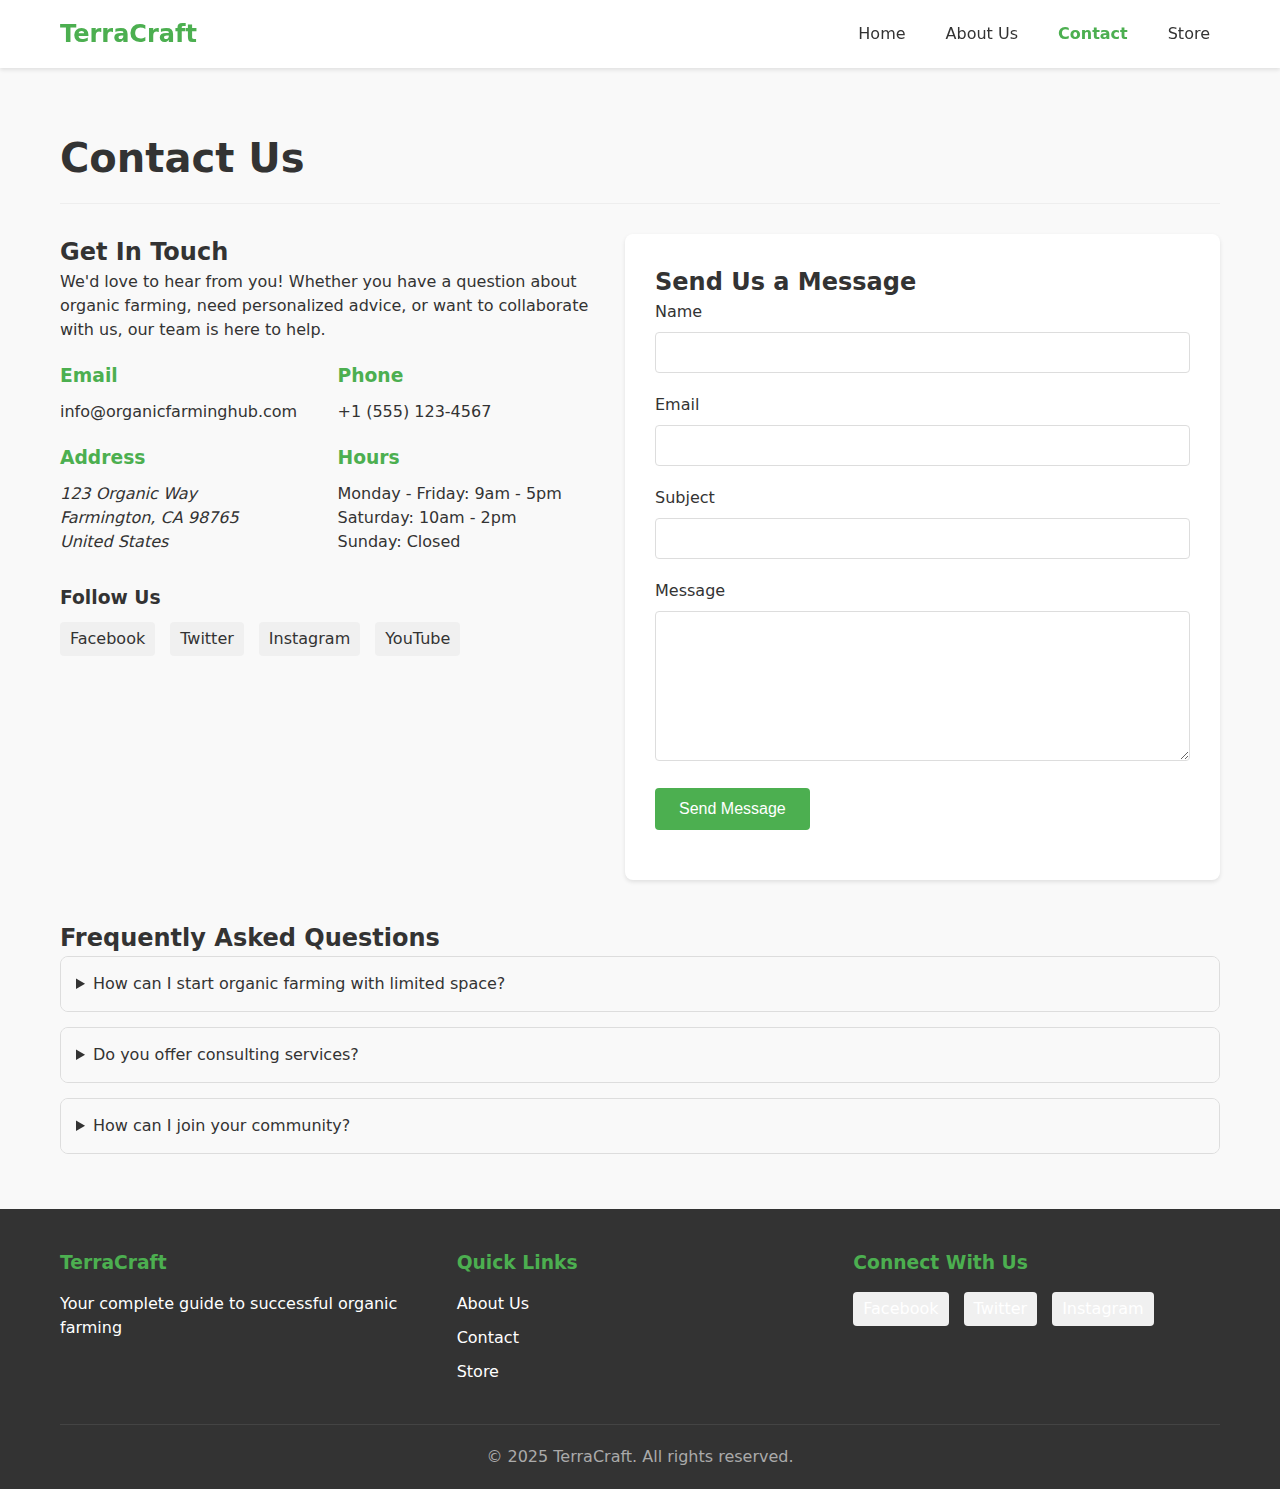
<file: contact.html>
<!doctype html>
<html lang="en">
  <head>
    <meta charset="UTF-8" />
    <meta name="viewport" content="width=device-width, initial-scale=1.0" />
    <h1 class="site-title">TerraCraft</h1>
    <link rel="stylesheet" href="styles.css" />
  </head>
  <body>
    <!-- Skip to content link -->
    <a href="#main-content" class="skip-link">Skip to main content</a>

    <div class="app-container">
      <!-- Header (Fixed) -->
      <header class="site-header" role="banner">
        <div class="header-content">
          <div class="logo">
            <a href="index.html">TerraCraft</a>
          </div>
          <nav class="main-nav" aria-label="Main navigation">
            <ul>
              <li><a href="index.html">Home</a></li>
              <li><a href="about.html">About Us</a></li>
              <li><a href="contact.html" aria-current="page">Contact</a></li>
              <li><a href="store.html">Store</a></li>
            </ul>
          </nav>
        </div>
      </header>

      <!-- Main Content -->
      <main id="main-content" class="page-content" tabindex="-1">
        <div class="content-wrapper">
          <div class="page-header">
            <h1>Contact Us</h1>
          </div>

          <div class="contact-content">
            <div class="contact-info">
              <h2>Get In Touch</h2>
              <p>
                We'd love to hear from you! Whether you have a question about
                organic farming, need personalized advice, or want to
                collaborate with us, our team is here to help.
              </p>

              <div class="contact-details">
                <div class="contact-item">
                  <h3>Email</h3>
                  <p>
                    <a href="mailto:info@organicfarminghub.com"
                      >info@organicfarminghub.com</a
                    >
                  </p>
                </div>

                <div class="contact-item">
                  <h3>Phone</h3>
                  <p><a href="tel:+15551234567">+1 (555) 123-4567</a></p>
                </div>

                <div class="contact-item">
                  <h3>Address</h3>
                  <address>
                    123 Organic Way<br />
                    Farmington, CA 98765<br />
                    United States
                  </address>
                </div>

                <div class="contact-item">
                  <h3>Hours</h3>
                  <p>
                    Monday - Friday: 9am - 5pm<br />Saturday: 10am - 2pm<br />Sunday:
                    Closed
                  </p>
                </div>
              </div>

              <div class="social-contact">
                <h3>Follow Us</h3>
                <div class="social-links">
                  <a href="#" aria-label="Facebook">Facebook</a>
                  <a href="#" aria-label="Twitter">Twitter</a>
                  <a href="#" aria-label="Instagram">Instagram</a>
                  <a href="#" aria-label="YouTube">YouTube</a>
                </div>
              </div>
            </div>

            <div class="contact-form-container">
              <h2>Send Us a Message</h2>
              <form id="contact-form" aria-labelledby="contact-form-heading">
                <div class="form-group">
                  <label for="name-input">Name</label>
                  <input
                    type="text"
                    class="form-input"
                    id="name-input"
                    aria-required="true"
                    required
                  />
                </div>

                <div class="form-group">
                  <label for="email-input">Email</label>
                  <input
                    type="email"
                    class="form-input"
                    id="email-input"
                    aria-required="true"
                    required
                  />
                </div>

                <div class="form-group">
                  <label for="subject-input">Subject</label>
                  <input type="text" class="form-input" id="subject-input" />
                </div>

                <div class="form-group">
                  <label for="message-input">Message</label>
                  <textarea
                    class="form-textarea"
                    id="message-input"
                    aria-required="true"
                    required
                  ></textarea>
                </div>

                <div class="form-group">
                  <button type="submit" class="submit-button" id="submit-btn">
                    Send Message
                  </button>
                </div>
              </form>

              <!-- Form status message -->
              <div
                id="form-status"
                aria-live="assertive"
                class="form-status"
                role="alert"
              ></div>
            </div>
          </div>

          <section class="faq-section">
            <h2>Frequently Asked Questions</h2>
            <div class="faq-list">
              <details class="faq-item">
                <summary>
                  How can I start organic farming with limited space?
                </summary>
                <div class="faq-answer">
                  <p>
                    Even with limited space, you can start organic farming
                    through container gardening, vertical gardening, or raised
                    beds. These methods maximize space while still allowing you
                    to grow a variety of crops organically.
                  </p>
                </div>
              </details>

              <details class="faq-item">
                <summary>Do you offer consulting services?</summary>
                <div class="faq-answer">
                  <p>
                    Yes, we offer personalized consulting services for farmers
                    of all sizes. Our experts can help with soil analysis, crop
                    planning, pest management, and more. Contact us for details
                    and pricing.
                  </p>
                </div>
              </details>

              <details class="faq-item">
                <summary>How can I join your community?</summary>
                <div class="faq-answer">
                  <p>
                    You can join our community by subscribing to our newsletter,
                    following us on social media, or becoming a member on our
                    website. Membership gives you access to exclusive resources,
                    forums, and events.
                  </p>
                </div>
              </details>
            </div>
          </section>
        </div>
      </main>

      <!-- Footer -->
      <footer class="site-footer">
        <div class="content-wrapper">
          <div class="footer-content">
            <div class="footer-section">
              <h3>TerraCraft</h3>
              <p>Your complete guide to successful organic farming</p>
            </div>
            <div class="footer-section">
              <h3>Quick Links</h3>
              <ul>
                <li><a href="about.html">About Us</a></li>
                <li><a href="contact.html">Contact</a></li>
                <li><a href="store.html">Store</a></li>
              </ul>
            </div>
            <div class="footer-section">
              <h3>Connect With Us</h3>
              <div class="social-links">
                <a href="#" aria-label="Facebook">Facebook</a>
                <a href="#" aria-label="Twitter">Twitter</a>
                <a href="#" aria-label="Instagram">Instagram</a>
              </div>
            </div>
          </div>
          <div class="copyright">
            <p>&copy;  2025 TerraCraft. All rights reserved.</p>
          </div>
        </div>
      </footer>

      <!-- Notification Area -->
      <div
        id="notification-area"
        aria-live="assertive"
        class="notification-area"
        role="alert"
      ></div>
    </div>

    <script src="contact.js"></script>
  </body>
</html>
</file>
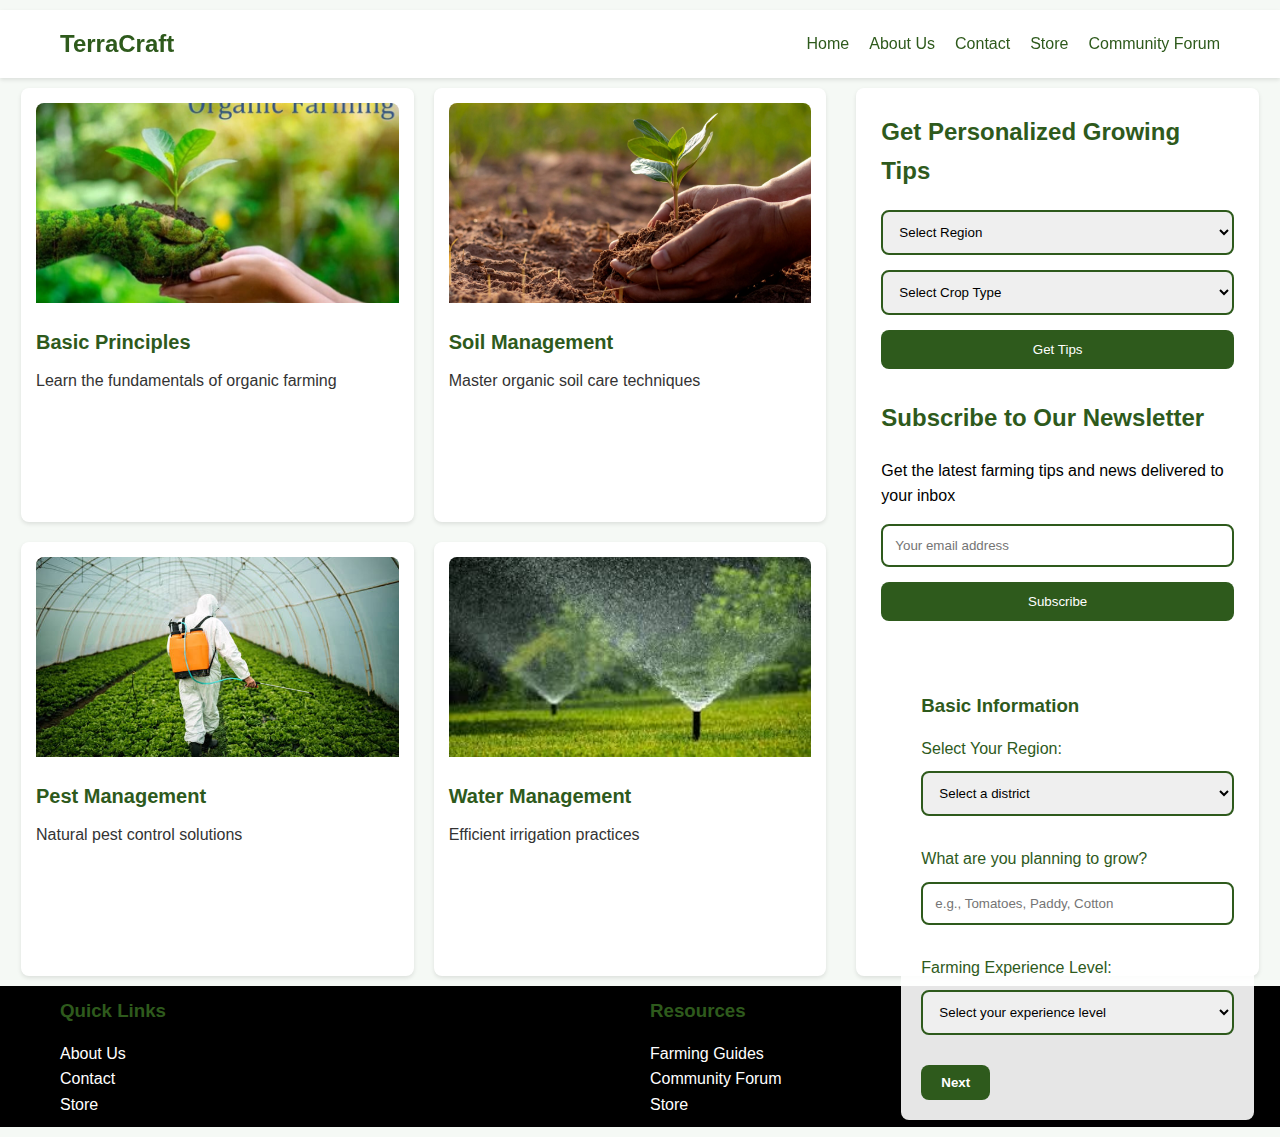
<file: tips.html>
<!doctype html>
<html lang="en">
  <head>
    <meta charset="UTF-8" />
    <meta name="viewport" content="width=device-width, initial-scale=1.0" />
    <title>Organic Growing Tips</title>
    <link rel="stylesheet" href="tips.css" />
  </head>
  <body>
    <div class="page-container">
      <header class="site-header">
        <nav class="main-nav">
          <h1 class="site-title">TerraCraft</h1>
          <div class="nav-links">
            <a href="index.html" class="nav-link">Home</a>
            <a href="about.html" class="nav-link">About Us</a>
            <a href="contact.html" class="nav-link">Contact</a>
            <a href="store.html" class="nav-link">Store</a>
            <a href="forum.html" class="nav-link">Community Forum</a>
          </div>
        </nav>
      </header>
      <main class="main-content">
        <div class="content-grid">
          <div class="tips-categories">
            <a class="category-card" href="basic-principles.html">
              <img
                alt="Basic organic farming principles"
                src="images/img_660be77949ffa7-73444220-84857755.jpg"
                class="category-image"
              />
              <h3 class="category-title">Basic Principles</h3>
              <p>Learn the fundamentals of organic farming</p>
            </a>
            <a class="category-card" href="basic-principles.html">
              <img
                alt="Soil management techniques"
                src="images/MicrosoftTeams-image-97.jpg"
                class="category-image"
              />
              <h3 class="category-title">Soil Management</h3>
              <p>Master organic soil care techniques</p>
            </a>
            <a class="category-card" href="basic-principles.html">
              <img
                alt="Natural pest management"
                src="images/istockphoto-1301665553-612x612.jpg"
                class="category-image"
              />
              <h3 class="category-title">Pest Management</h3>
              <p>Natural pest control solutions</p>
            </a>
            <a class="category-card" href="basic-principles.html ">
              <img
                alt="Water management systems"
                src="images/images (1).jpeg"
                class="category-image"
              />
              <h3 class="category-title">Water Management</h3>
              <p>Efficient irrigation practices</p>
            </a>
          </div>
          <div class="sidebar">
            <div class="quick-tips-section">
              <h2 class="section-title">Get Personalized Growing Tips</h2>
              <div class="quick-form">
                <select class="form-select" id="quick-region-select">
                  <option>Select Region</option>
                  <!-- Regions will be populated by JavaScript -->
                </select>
                <select class="form-select" id="quick-crop-select">
                  <option>Select Crop Type</option>
                  <option>Vegetables</option>
                  <option>Fruits</option>
                  <option>Grains</option>
                </select>
                <button class="primary-button" id="quick-tips-button">
                  Get Tips
                </button>
              </div>
            </div>
            <div class="newsletter-section">
              <h2 class="section-title">Subscribe to Our Newsletter</h2>
              <p class="newsletter-description">
                Get the latest farming tips and news delivered to your inbox
              </p>
              <input
                type="email"
                placeholder="Your email address"
                class="form-input"
                id="newsletter-email"
              />
              <button class="primary-button" id="newsletter-button">
                Subscribe
              </button>
            </div>
            <form
              class="detailed-form"
              id="tips-form"
              action="personalized-tips.html"
              method="get"
            >
              <div class="form-section basic-info-section" id="section-1">
                <h3 class="form-section-title">Basic Information</h3>
                <div class="form-group">
                  <label class="form-label">Select Your Region:</label>
                  <select class="form-select" id="region-select" name="region">
                    <option value="">Select a district</option>
                    <!-- Regions will be populated by JavaScript -->
                  </select>
                </div>
                <div class="form-group">
                  <label class="form-label"
                    >What are you planning to grow?</label
                  >
                  <input
                    class="form-input"
                    type="text"
                    placeholder="e.g., Tomatoes, Paddy, Cotton"
                    id="crop-input"
                    name="crop"
                  />
                </div>
                <div class="form-group">
                  <label class="form-label">Farming Experience Level:</label>
                  <select
                    class="form-select"
                    id="experience-select"
                    name="experience"
                  >
                    <option value="">Select your experience level</option>
                    <option value="beginner">Beginner (0-2 years)</option>
                    <option value="intermediate">
                      Intermediate (2-5 years)
                    </option>
                    <option value="experienced">Experienced (5+ years)</option>
                  </select>
                </div>
                <button
                  type="button"
                  class="next-button"
                  onclick="nextSection()"
                >
                  Next
                </button>
              </div>
              <div class="form-section crop-details-section" id="section-2">
                <h3 class="form-section-title">Crop Details</h3>
                <div class="form-group">
                  <label class="form-label">Season:</label>
                  <select class="form-select" id="season-select" name="season">
                    <option value="">Select Season</option>
                    <!-- Seasons will be populated by JavaScript -->
                  </select>
                </div>
                <div class="form-buttons">
                  <button
                    type="button"
                    class="back-button"
                    onclick="prevSection()"
                  >
                    Back
                  </button>
                  <button
                    type="button"
                    class="next-button"
                    onclick="nextSection()"
                  >
                    Next
                  </button>
                </div>
              </div>
              <div
                class="form-section growing-conditions-section"
                id="section-3"
              >
                <h3 class="form-section-title">Growing Conditions</h3>
                <div class="form-group">
                  <label class="form-label">Soil Type:</label>
                  <select class="form-select" id="soil-select" name="soil">
                    <option value="">Select Soil Type</option>
                    <!-- Soil types will be populated by JavaScript -->
                  </select>
                </div>
                <div class="form-buttons">
                  <button
                    type="button"
                    class="back-button"
                    onclick="prevSection()"
                  >
                    Back
                  </button>
                  <button
                    type="button"
                    class="next-button"
                    onclick="nextSection()"
                  >
                    Next
                  </button>
                </div>
              </div>
              <div class="form-section generate-tips-section" id="section-4">
                <h3 class="form-section-title">Get Your Personalized Tips</h3>
                <div class="form-buttons">
                  <button
                    type="button"
                    class="back-button"
                    onclick="prevSection()"
                  >
                    Back
                  </button>
                  <button
                    type="submit"
                    class="submit-button"
                    id="generate-tips-button"
                  >
                    Generate Tips
                  </button>
                </div>
              </div>
            </form>
          </div>
        </div>
      </main>
      <footer class="site-footer">
        <div class="footer-content">
          <div class="footer-section">
            <h3 class="footer-title">Quick Links</h3>
            <ul class="footer-links">
              <li><a href="about.html" class="footer-link">About Us</a></li>
              <li><a href="contact.html" class="footer-link">Contact</a></li>
              <li><a href="store.html" class="footer-link">Store</a></li>
            </ul>
          </div>
          <div class="footer-section">
            <h3 class="footer-title">Resources</h3>
            <ul class="footer-links">
              <li>
                <a href="guides.html" class="footer-link">Farming Guides</a>
              </li>
              <li>
                <a href="forum.html" class="footer-link">Community Forum</a>
              </li>
              <li><a href="store.html" class="footer-link">Store</a></li>
            </ul>
          </div>
        </div>
      </footer>
    </div>
    <script src="tips.js"></script>
  </body>
</html>
</file>
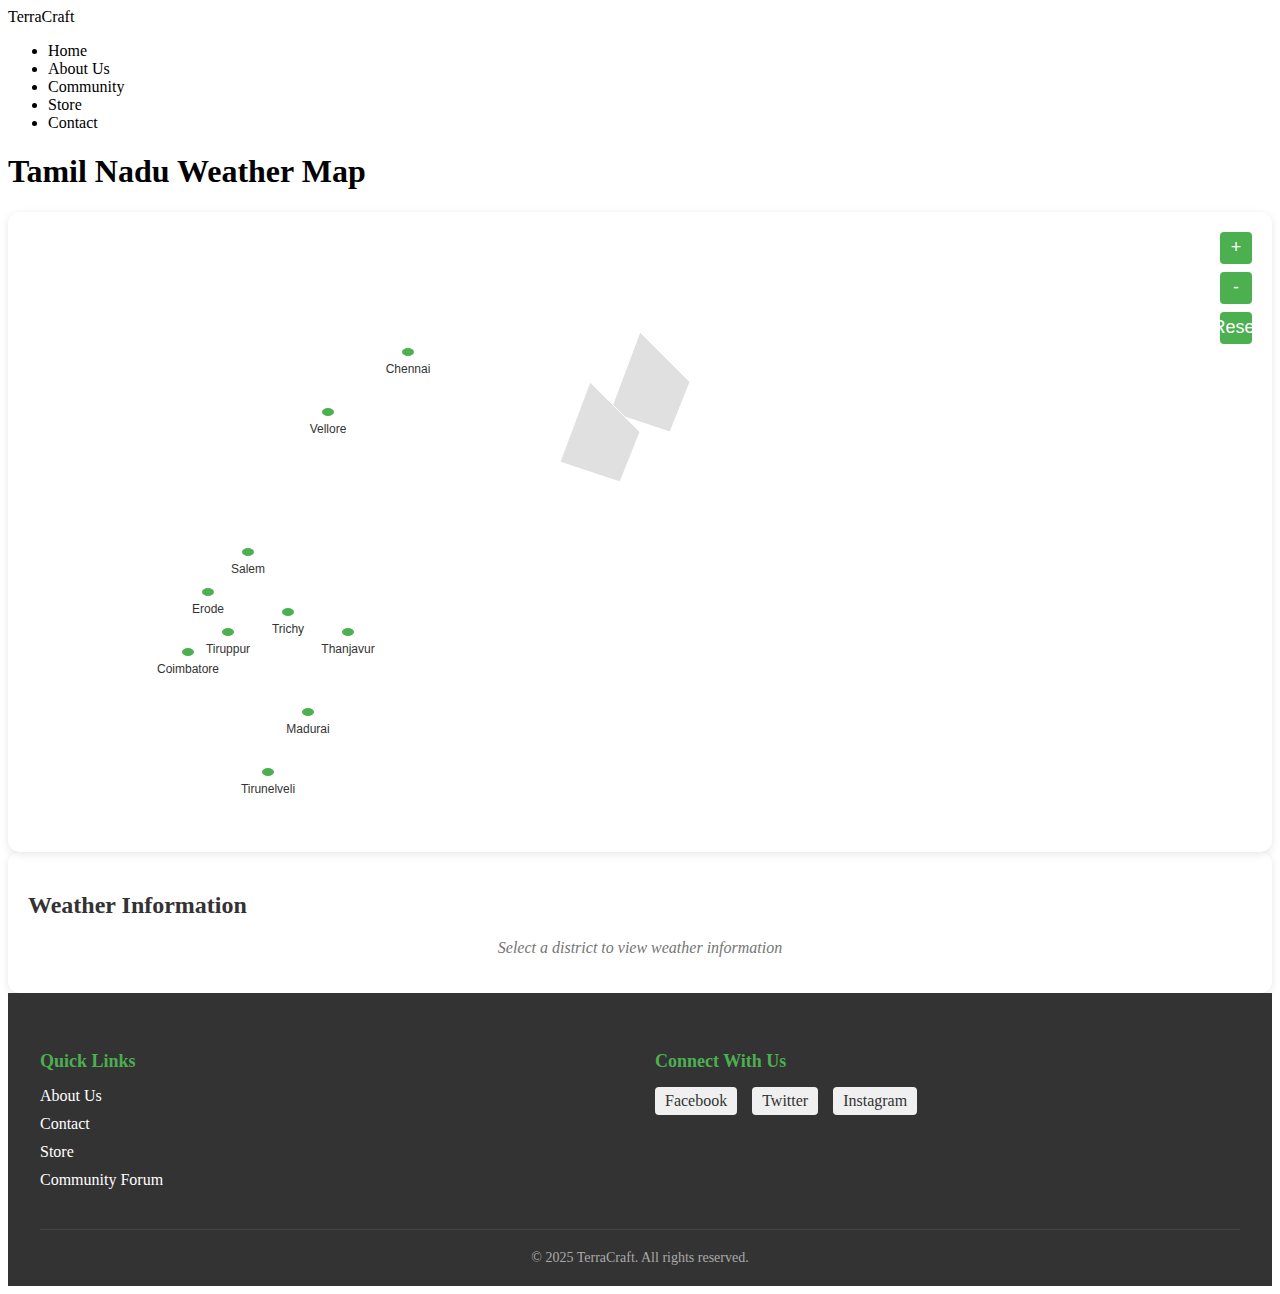
<file: weather.html>
<!doctype html>
<html lang="en">
  <head>
    <meta charset="UTF-8" />
    <meta name="viewport" content="width=device-width, initial-scale=1.0" />
    <title>TerraCraft - Tamil Nadu Weather Map</title>
<style>
    /* ... (previous styles remain the same until .map-container) ... */

.map-container {
  flex: 1;
  background-color: white;
  border-radius: 12px;
  padding: 20px;
  box-shadow: 0 2px 8px rgba(0, 0, 0, 0.1);
  position: relative;
  overflow: hidden;
}

.map-controls {
  position: absolute;
  top: 20px;
  right: 20px;
  z-index: 10;
  display: flex;
  flex-direction: column;
  gap: 8px;
}

.zoom-btn {
  width: 32px;
  height: 32px;
  border-radius: 4px;
  border: none;
  background-color: rgb(76, 175, 80);
  color: white;
  cursor: pointer;
  font-size: 18px;
  display: flex;
  align-items: center;
  justify-content: center;
  transition: background-color 0.3s ease;
}

.zoom-btn:hover {
  background-color: rgb(56, 142, 60);
}

.map-wrapper {
  position: relative;
  width: 100%;
  height: 600px;
  overflow: hidden;
  cursor: grab;
}

.map-wrapper:active {
  cursor: grabbing;
}

#tnMap {
  width: 100%;
  height: 100%;
  transform-origin: center;
  transition: transform 0.2s ease;
}

.district {
  fill: #e0e0e0;
  stroke: #fff;
  stroke-width: 1;
  transition: fill 0.3s ease;
}

.district:hover {
  fill: #bdbdbd;
}

.district.active {
  fill: rgb(76, 175, 80);
}

.map-markers {
  position: absolute;
  top: 0;
  left: 0;
  width: 100%;
  height: 100%;
  pointer-events: none;
}

.district-marker {
  position: absolute;
  transform: translate(-50%, -50%);
  width: 12px;
  height: 12px;
  background-color: rgb(76, 175, 80);
  border: 2px solid white;
  border-radius: 50%;
  cursor: pointer;
  transition: all 0.3s ease;
  pointer-events: auto;
}

.district-marker:hover,
.district-marker.active {
  width: 16px;
  height: 16px;
  background-color: rgb(56, 142, 60);
}

.marker-label {
  position: absolute;
  bottom: -20px;
  left: 50%;
  transform: translateX(-50%);
  white-space: nowrap;
  font-size: 12px;
  font-weight: 500;
  color: rgb(51, 51, 51);
  text-shadow: 1px 1px 1px white;
  pointer-events: none;
}

.weather-info {
  flex: 0 0 300px;
  background-color: white;
  border-radius: 12px;
  padding: 20px;
  box-shadow: 0 2px 8px rgba(0, 0, 0, 0.1);
}

.weather-title {
  font-size: 24px;
  margin-bottom: 20px;
  color: rgb(51, 51, 51);
}

.weather-detail {
  margin-bottom: 10px;
  display: flex;
  gap: 8px;
  align-items: center;
}

.weather-detail span:first-child {
  font-weight: 500;
  color: rgb(76, 175, 80);
}

.weather-data.hidden,
.default-message.hidden {
  display: none;
}

.default-message {
  color: rgb(117, 117, 117);
  text-align: center;
  font-style: italic;
}

.main-footer {
  background-color: rgb(51, 51, 51);
  color: white;
  padding: 40px 0 20px;
  margin-top: auto;
}

.footer-container {
  max-width: 1200px;
  margin: 0 auto;
  padding: 0 20px;
}

.footer-content {
  display: grid;
  grid-template-columns: repeat(auto-fit, minmax(200px, 1fr));
  gap: 30px;
  margin-bottom: 30px;
}

.footer-title {
  color: rgb(76, 175, 80);
  margin-bottom: 15px;
  font-size: 18px;
  font-weight: 600;
}

.footer-links {
  list-style: none;
  padding: 0;
  margin: 0;
}

.footer-link {
  margin-bottom: 10px;
  cursor: pointer;
  transition: color 0.3s ease;
}

.footer-link:hover {
  color: rgb(76, 175, 80);
}

.social-links {
  display: flex;
  gap: 15px;
}

.social-link {
  background-color: rgb(240, 240, 240);
  padding: 5px 10px;
  border-radius: 4px;
  color: rgb(51, 51, 51);
  text-decoration: none;
  cursor: pointer;
  transition: all 0.3s ease;
}

.social-link:hover {
  background-color: rgb(76, 175, 80);
  color: white;
}

.copyright {
  border-top: 1px solid rgb(68, 68, 68);
  padding-top: 20px;
  text-align: center;
  color: rgb(170, 170, 170);
  font-size: 14px;
}

@media (max-width: 991px) {
  .content-wrapper {
    flex-direction: column;
  }

  .weather-info {
    flex: none;
    width: 100%;
  }

  .footer-content {
    grid-template-columns: 1fr;
    text-align: center;
  }

  .social-links {
    justify-content: center;
  }
}

</style>
  </head>
  <body>
    <div class="app-container">
      <header class="main-header">
        <div class="header-container">
          <div class="logo">TerraCraft</div>
          <nav class="main-nav">
            <ul class="nav-list">
              <li class="nav-item">Home</li>
              <li class="nav-item">About Us</li>
              <li class="nav-item">Community</li>
              <li class="nav-item">Store</li>
              <li class="nav-item">Contact</li>
            </ul>
          </nav>
        </div>
      </header>

      <main class="main-content">
        <h1 class="page-title">Tamil Nadu Weather Map</h1>
        <div class="content-wrapper">
          <section class="map-container">
            <div class="map-controls">
              <button class="zoom-btn" id="zoomIn">+</button>
              <button class="zoom-btn" id="zoomOut">-</button>
              <button class="zoom-btn" id="resetZoom">Reset</button>
            </div>
            <div class="map-wrapper" id="mapWrapper">
              <svg viewBox="0 0 500 600" id="tnMap">
                <!-- Tamil Nadu map paths -->
                <path
                  d="M250,100 L300,150 L280,200 L220,180 Z"
                  class="district"
                  data-district="chennai"
                  data-name="Chennai"
                />
                <path
                  d="M200,150 L250,200 L230,250 L170,230 Z"
                  class="district"
                  data-district="coimbatore"
                  data-name="Coimbatore"
                />
                <!-- Add more district paths here -->
              </svg>
              <div id="mapMarkers" class="map-markers"></div>
            </div>
          </section>

          <section class="weather-info">
            <h2 class="weather-title">Weather Information</h2>
            <div id="weatherData" class="weather-data hidden">
              <p class="weather-detail">
                <span>Temperature:</span>
                <span id="temperature"></span>
                <span>°C</span>
              </p>
              <p class="weather-detail">
                <span>Condition:</span>
                <span id="condition"></span>
              </p>
              <p class="weather-detail">
                <span>Humidity:</span>
                <span id="humidity"></span>
                <span>%</span>
              </p>
              <p class="weather-detail">
                <span>Wind:</span>
                <span id="wind"></span>
                <span>km/h</span>
              </p>
            </div>
            <p id="defaultMessage" class="default-message">
              Select a district to view weather information
            </p>
          </section>
        </div>
      </main>

      <footer class="main-footer">
        <div class="footer-container">
          <div class="footer-content">
            <section class="footer-section">
              <h3 class="footer-title">Quick Links</h3>
              <ul class="footer-links">
                <li class="footer-link">About Us</li>
                <li class="footer-link">Contact</li>
                <li class="footer-link">Store</li>
                <li class="footer-link">Community Forum</li>
              </ul>
            </section>
            <section class="footer-section">
              <h3 class="footer-title">Connect With Us</h3>
              <div class="social-links">
                <a href="#" class="social-link">Facebook</a>
                <a href="#" class="social-link">Twitter</a>
                <a href="#" class="social-link">Instagram</a>
              </div>
            </section>
          </div>
          <div class="copyright">© 2025 TerraCraft. All rights reserved.</div>
        </div>
      </footer>
    </div>
    <script>
        (() => {
  const state = {
    selectedDistrict: "",
    weather: null,
    mapScale: 1,
    mapPosition: { x: 0, y: 0 },
    isDragging: false,
    dragStart: { x: 0, y: 0 },
    districts: {
      chennai: {
        name: "Chennai",
        lat: 13.0827,
        lon: 80.2707,
        svgX: 380,
        svgY: 120,
      },
      coimbatore: {
        name: "Coimbatore",
        lat: 11.0168,
        lon: 76.9558,
        svgX: 160,
        svgY: 420,
      },
      madurai: {
        name: "Madurai",
        lat: 9.9252,
        lon: 78.1198,
        svgX: 280,
        svgY: 480,
      },
      salem: {
        name: "Salem",
        lat: 11.6643,
        lon: 78.146,
        svgX: 220,
        svgY: 320,
      },
      trichy: {
        name: "Trichy",
        lat: 10.7905,
        lon: 78.7047,
        svgX: 260,
        svgY: 380,
      },
      thanjavur: {
        name: "Thanjavur",
        lat: 10.787,
        lon: 79.1378,
        svgX: 320,
        svgY: 400,
      },
      tirunelveli: {
        name: "Tirunelveli",
        lat: 8.7139,
        lon: 77.7567,
        svgX: 240,
        svgY: 540,
      },
      vellore: {
        name: "Vellore",
        lat: 12.9165,
        lon: 79.1325,
        svgX: 300,
        svgY: 180,
      },
      erode: {
        name: "Erode",
        lat: 11.341,
        lon: 77.7172,
        svgX: 180,
        svgY: 360,
      },
      tiruppur: {
        name: "Tiruppur",
        lat: 11.1085,
        lon: 77.3411,
        svgX: 200,
        svgY: 400,
      },
    },

    async fetchWeather(lat, lon) {
      try {
        const response = await fetch(
          `https://api.weatherapi.com/v1/current.json?key=a064d72face247829e0162704252604&q=${lat},${lon}`,
        );
        const data = await response.json();
        this.weather = data;
        updateWeatherDisplay();
      } catch (error) {
        console.error("Error fetching weather:", error);
      }
    },
  };

  function initializeMap() {
    const mapWrapper = document.getElementById("mapWrapper");
    const tnMap = document.getElementById("tnMap");
    const mapMarkers = document.getElementById("mapMarkers");

    // Initialize markers
    Object.entries(state.districts).forEach(([key, district]) => {
      const marker = createDistrictMarker(key, district);
      mapMarkers.appendChild(marker);
    });

    // Initialize map controls
    document.getElementById("zoomIn").addEventListener("click", () => {
      updateMapScale(state.mapScale * 1.2);
    });

    document.getElementById("zoomOut").addEventListener("click", () => {
      updateMapScale(state.mapScale / 1.2);
    });

    document.getElementById("resetZoom").addEventListener("click", () => {
      resetMapView();
    });

    // Map pan functionality
    mapWrapper.addEventListener("mousedown", startDragging);
    window.addEventListener("mousemove", drag);
    window.addEventListener("mouseup", stopDragging);

    // Mouse wheel zoom
    mapWrapper.addEventListener("wheel", (e) => {
      e.preventDefault();
      const scale = e.deltaY > 0 ? 0.9 : 1.1;
      updateMapScale(state.mapScale * scale);
    });

    // Initialize districts
    document.querySelectorAll(".district").forEach((district) => {
      district.addEventListener("click", () => {
        const districtId = district.dataset.district;
        selectDistrict(districtId);
      });
    });
  }

  function createDistrictMarker(key, district) {
    const marker = document.createElement("button");
    marker.className = "district-marker";
    marker.setAttribute("aria-label", `Show weather for ${district.name}`);

    const label = document.createElement("span");
    label.className = "marker-label";
    label.textContent = district.name;

    marker.style.left = `${district.svgX}px`;
    marker.style.top = `${district.svgY}px`;

    marker.appendChild(label);

    marker.addEventListener("click", () => {
      selectDistrict(key);
    });

    return marker;
  }

  function selectDistrict(districtId) {
    const district = state.districts[districtId];
    if (!district) return;

    // Update markers
    document
      .querySelectorAll(".district-marker")
      .forEach((m) => m.classList.remove("active"));
    document
      .querySelector(`[data-district="${districtId}"]`)
      .classList.add("active");

    // Update districts
    document
      .querySelectorAll(".district")
      .forEach((d) => d.classList.remove("active"));
    document
      .querySelector(`.district[data-district="${districtId}"]`)
      .classList.add("active");

    state.selectedDistrict = districtId;
    state.fetchWeather(district.lat, district.lon);
  }

  function startDragging(e) {
    state.isDragging = true;
    state.dragStart = {
      x: e.clientX - state.mapPosition.x,
      y: e.clientY - state.mapPosition.y,
    };
  }

  function drag(e) {
    if (!state.isDragging) return;

    const x = e.clientX - state.dragStart.x;
    const y = e.clientY - state.dragStart.y;

    updateMapPosition(x, y);
  }

  function stopDragging() {
    state.isDragging = false;
  }

  function updateMapScale(newScale) {
    state.mapScale = Math.min(Math.max(newScale, 0.5), 4);
    updateMapTransform();
  }

  function updateMapPosition(x, y) {
    state.mapPosition = { x, y };
    updateMapTransform();
  }

  function updateMapTransform() {
    const tnMap = document.getElementById("tnMap");
    const transform = `translate(${state.mapPosition.x}px, ${state.mapPosition.y}px) scale(${state.mapScale})`;
    tnMap.style.transform = transform;
    document.getElementById("mapMarkers").style.transform = transform;
  }

  function resetMapView() {
    state.mapScale = 1;
    state.mapPosition = { x: 0, y: 0 };
    updateMapTransform();
  }

  function updateWeatherDisplay() {
    const weatherData = document.getElementById("weatherData");
    const defaultMessage = document.getElementById("defaultMessage");

    if (state.weather) {
      document.getElementById("temperature").textContent =
        state.weather.current.temp_c;
      document.getElementById("condition").textContent =
        state.weather.current.condition.text;
      document.getElementById("humidity").textContent =
        state.weather.current.humidity;
      document.getElementById("wind").textContent =
        state.weather.current.wind_kph;

      weatherData.classList.remove("hidden");
      defaultMessage.classList.add("hidden");
    } else {
      weatherData.classList.add("hidden");
      defaultMessage.classList.remove("hidden");
    }
  }

  // Initialize the application
  document.addEventListener("DOMContentLoaded", () => {
    initializeMap();
    updateWeatherDisplay();
  });
})();

    </script>
  </body>
</html>
</file>
<file: styles.css>
/* Base Styles */
* {
    box-sizing: border-box;
    margin: 0;
    padding: 0;
  }
  
  body {
    font-family: system-ui, sans-serif;
    line-height: 1.5;
    color: #333;
    background-color: #f9f9f9;
  }
  
  /* Accessibility - Skip Link */
  .skip-link {
    position: absolute;
    top: -40px;
    left: 0;
    background: #4caf50;
    color: white;
    padding: 8px;
    z-index: 2000;
    transition: top 0.3s ease;
  }
  
  .skip-link:focus {
    top: 0;
    outline: 2px solid #fff;
    outline-offset: 2px;
  }
  
  /* Accessibility - Focus Styles */
  :focus {
    outline: 2px solid #4caf50;
    outline-offset: 2px;
  }
  
  /* Accessibility - Visually Hidden */
  .visually-hidden {
    position: absolute;
    width: 1px;
    height: 1px;
    margin: -1px;
    padding: 0;
    overflow: hidden;
    clip: rect(0, 0, 0, 0);
    border: 0;
  }
  
  /* Media Queries */
  @media (max-width: 640px) {
    .mobile-stack {
      flex-direction: column !important;
    }
    .mobile-full-width {
      width: 100% !important;
    }
  }
  
  @media (max-width: 991px) {
    .tablet-adjust {
      padding: 20px !important;
    }
    h1 {
      font-size: 2rem !important;
    }
  }
  
  /* Interactive Elements */
  .primary-button,
  .secondary-button,
  .submit-button,
  .add-to-cart-button,
  .category-button {
    cursor: pointer;
    transition: all 0.3s ease;
  }
  
  .primary-button:hover,
  .secondary-button:hover,
  .submit-button:hover,
  .add-to-cart-button:hover {
    transform: translateY(-2px);
    box-shadow: 0 4px 8px rgba(0, 0, 0, 0.1);
    background-color: #45a049;
  }
  
  .primary-button:focus,
  .secondary-button:focus,
  .submit-button:focus,
  .close-button:focus,
  .add-to-cart-button:focus {
    outline: 3px solid #4caf50;
    outline-offset: 2px;
    box-shadow: 0 0 0 3px rgba(76, 175, 80, 0.5);
  }
  
  .form-input:focus,
  .form-textarea:focus,
  .tips-select:focus {
    outline: 3px solid #4caf50;
    box-shadow: 0 0 0 3px rgba(76, 175, 80, 0.5);
    border-color: #4caf50;
  }
  
  a:hover {
    color: #4caf50;
  }
  
  a:focus {
    outline: 2px solid #4caf50;
    outline-offset: 2px;
  }
  
  /* App Container */
  .app-container {
    width: 100%;
    min-height: 100vh;
    display: flex;
    flex-direction: column;
  }
  
  /* Header */
  .site-header {
    position: fixed;
    top: 0;
    width: 100%;
    background-color: #ffffff;
    box-shadow: 0 2px 4px rgba(0, 0, 0, 0.1);
    z-index: 1000;
    padding: 1rem 0;
  }
  
  .header-content {
    display: flex;
    justify-content: space-between;
    align-items: center;
    max-width: 1200px;
    margin: 0 auto;
    padding: 0 20px;
  }
  
  .logo a {
    font-size: 1.5rem;
    font-weight: bold;
    color: #4caf50;
    text-decoration: none;
  }
  
  .main-nav ul {
    display: flex;
    list-style: none;
    gap: 20px;
  }
  
  .main-nav a {
    text-decoration: none;
    color: #333;
    font-weight: 500;
    padding: 5px 10px;
    border-radius: 4px;
  }
  
  .main-nav a[aria-current="page"] {
    color: #4caf50;
    font-weight: 600;
  }
  
  .main-nav a:hover {
    color: #4caf50;
  }
  
  .cart-icon a {
    text-decoration: none;
    color: #333;
    font-weight: 500;
  }
  
  /* Hero Section */
  .hero-section {
    min-height: 100vh;
    background-image: url("images/172322-agriculture-regenerative_agriculture-agricultural_land-organic_farming-farm-1920x1080.jpg");
    background-size: cover;
    background-position: center;
    display: flex;
    align-items: center;
    padding-top: 60px; /* Account for fixed header */
  }
  
  .content-wrapper {
    width: 100%;
    max-width: 1200px;
    margin: 0 auto;
    padding: 0 20px;
  }
  
  .hero-content {
    display: flex;
    gap: 20px;
  }
  
  @media (max-width: 991px) {
    .hero-content {
      flex-direction: column;
      align-items: stretch;
      gap: 0;
    }
  }
  
  .hero-text {
    width: 60%;
    padding: 40px;
    color: white;
  }
  
  @media (max-width: 991px) {
    .hero-text {
      width: 100%;
    }
  }
  
  .primary-button {
    display: inline-block;
    padding: 15px 30px;
    background-color: #4caf50;
    color: white;
    border: none;
    border-radius: 8px;
    font-size: 1rem;
    margin-top: 20px;
    text-decoration: none;
    text-align: center;
  }
  
  .quick-links-container {
    width: 40%;
    margin-left: 20px;
  }
  
  @media (max-width: 991px) {
    .quick-links-container {
      width: 100%;
      margin-left: 0;
    }
  }
  
  .quick-links-card {
    background-color: rgba(234, 237, 234, 0.9);
    padding: 30px;
    border-radius: 8px;
    margin: 40px;
  }
  
  .quick-links-list {
    list-style: none;
    padding: 0;
    margin-top: 15px;
  }
  
  .quick-links-list li {
    margin-bottom: 10px;
  }
  
  .quick-links-list a {
    text-decoration: none;
    color: #333;
    font-weight: 500;
    padding: 5px;
    display: inline-block;
  }
  
  /* Page Content */
  .page-content {
    flex: 1;
    padding: 80px 0 40px; /* Account for fixed header */
  }
  
  .page-header {
    margin-bottom: 30px;
    padding-bottom: 15px;
    border-bottom: 1px solid #eee;
  }
  
  .page-header h1 {
    font-size: 2.5rem;
    color: #333;
  }
  
  /* Home Page */
  .home-content {
    display: flex;
    gap: 20px;
  }
  
  @media (max-width: 640px) {
    .home-content {
      flex-direction: column;
      align-items: stretch;
      gap: 20px;
    }
  }
  
  .guides-container {
    width: 70%;
  }
  
  @media (max-width: 640px) {
    .guides-container {
      width: 100%;
    }
  }
  
  .guides-grid {
    display: grid;
    grid-template-columns: repeat(auto-fit, minmax(250px, 1fr));
    gap: 20px;
    margin-top: 20px;
  }
  
  .guide-card {
    padding: 20px;
    border: 1px solid #ddd;
    border-radius: 8px;
    transition: transform 0.3s ease;
    background-color: #fff;
  }
  
  .guide-image {
    aspect-ratio: 1;
    object-fit: cover;
    object-position: center;
    width: 100%;
    overflow: hidden;
    border-radius: 4px;
  }
  
  .guide-card h3 {
    margin: 15px 0 10px;
  }
  
  .card-link {
    display: inline-block;
    margin-top: 15px;
    color: #4caf50;
    text-decoration: none;
    font-weight: 500;
  }
  
  .card-link:hover {
    text-decoration: underline;
  }
  
  .tips-container {
    width: 30%;
    margin-left: 20px;
  }
  
  @media (max-width: 640px) {
    .tips-container {
      width: 100%;
      margin-left: 0;
    }
  }
  
  .tips-card,
  .newsletter-card {
    padding: 20px;
    background-color: #fff;
    border-radius: 8px;
    margin-bottom: 20px;
    border: 1px solid #ddd;
  }
  
  .tips-select {
    width: 100%;
    margin-bottom: 10px;
    padding: 8px;
    border-radius: 4px;
    border: 1px solid #ddd;
  }
  
  .secondary-button {
    display: inline-block;
    width: 100%;
    padding: 10px;
    background-color: #4caf50;
    color: white;
    border: none;
    border-radius: 4px;
    font-size: 1rem;
    margin-top: 10px;
    text-decoration: none;
    text-align: center;
  }
  
  .tips-result {
    margin-top: 15px;
    padding: 10px;
    border-radius: 4px;
    background-color: #f0f8f0;
    min-height: 20px;
  }
  
  /* About Page */
  .about-section {
    margin-bottom: 40px;
  }
  
  .about-content {
    display: flex;
    gap: 30px;
  }
  
  @media (max-width: 768px) {
    .about-content {
      flex-direction: column;
    }
  }
  
  .about-text {
    flex: 1;
  }
  
  .about-text h2 {
    margin: 20px 0 10px;
  }
  
  .about-text p {
    margin-bottom: 15px;
  }
  
  .values-list {
    list-style-type: disc;
    padding-left: 20px;
    margin-top: 10px;
  }
  
  .values-list li {
    margin-bottom: 10px;
  }
  
  .about-image {
    flex: 1;
    max-width: 600px;
  }
  
  .about-image img {
    width: 100%;
    border-radius: 8px;
  }
  
  .team-section {
    margin-bottom: 40px;
  }
  
  .team-grid {
    display: grid;
    grid-template-columns: repeat(auto-fit, minmax(250px, 1fr));
    gap: 20px;
    margin-top: 20px;
  }
  
  .team-member {
    background-color: #fff;
    border-radius: 8px;
    overflow: hidden;
    box-shadow: 0 2px 4px rgba(0, 0, 0, 0.1);
  }
  
  .team-member img {
    width: 100%;
    height: auto;
  }
  
  .team-member h3 {
    margin: 15px 15px 5px;
  }
  
  .team-member .role {
    color: #4caf50;
    font-weight: 500;
    margin: 0 15px 10px;
  }
  
  .team-member p {
    margin: 0 15px 15px;
  }
  
  .team-link {
    display: inline-block;
    margin: 0 15px 15px;
    color: #4caf50;
    text-decoration: none;
  }
  
  .cta-section {
    background-color: #f0f8f0;
    padding: 40px;
    border-radius: 8px;
    text-align: center;
  }
  
  .cta-section h2 {
    margin-bottom: 15px;
  }
  
  .cta-section p {
    margin-bottom: 20px;
    max-width: 600px;
    margin-left: auto;
    margin-right: auto;
  }
  
  /* Contact Page */
  .contact-content {
    display: flex;
    gap: 30px;
    margin-bottom: 40px;
  }
  
  @media (max-width: 768px) {
    .contact-content {
      flex-direction: column;
    }
  }
  
  .contact-info {
    flex: 1;
  }
  
  .contact-details {
    margin-top: 20px;
    display: grid;
    grid-template-columns: repeat(auto-fit, minmax(200px, 1fr));
    gap: 20px;
  }
  
  .contact-item h3 {
    margin-bottom: 10px;
    color: #4caf50;
  }
  
  .contact-item a {
    color: #333;
    text-decoration: none;
  }
  
  .contact-item a:hover {
    color: #4caf50;
    text-decoration: underline;
  }
  
  .social-contact {
    margin-top: 30px;
  }
  
  .social-links {
    display: flex;
    gap: 15px;
    margin-top: 10px;
  }
  
  .social-links a {
    color: #333;
    text-decoration: none;
    padding: 5px 10px;
    border-radius: 4px;
    background-color: #f0f0f0;
  }
  
  .social-links a:hover {
    background-color: #4caf50;
    color: white;
  }
  
  .contact-form-container {
    flex: 1;
    background-color: #fff;
    padding: 30px;
    border-radius: 8px;
    box-shadow: 0 2px 4px rgba(0, 0, 0, 0.1);
  }
  
  .form-group {
    margin-bottom: 20px;
  }
  
  .form-group label {
    display: block;
    margin-bottom: 8px;
    font-weight: 500;
  }
  
  .form-input,
  .form-textarea {
    width: 100%;
    padding: 10px;
    border-radius: 4px;
    border: 1px solid #ddd;
    font-family: inherit;
    font-size: 1rem;
  }
  
  .form-textarea {
    min-height: 150px;
    resize: vertical;
  }
  
  .submit-button {
    padding: 12px 24px;
    background-color: #4caf50;
    color: white;
    border: none;
    border-radius: 4px;
    font-size: 1rem;
    cursor: pointer;
  }
  
  .form-status {
    margin-top: 20px;
    padding: 10px;
    border-radius: 4px;
    display: none;
  }
  
  .faq-section {
    margin-top: 40px;
  }
  
  .faq-item {
    margin-bottom: 15px;
    border: 1px solid #ddd;
    border-radius: 8px;
    overflow: hidden;
  }
  
  .faq-item summary {
    padding: 15px;
    background-color: #f9f9f9;
    cursor: pointer;
    font-weight: 500;
  }
  
  .faq-item summary:hover {
    background-color: #f0f8f0;
  }
  
  .faq-answer {
    padding: 15px;
    background-color: #fff;
  }
  
  /* Store Page */
  .store-content {
    display: flex;
    gap: 30px;
  }
  
  @media (max-width: 768px) {
    .store-content {
      flex-direction: column;
    }
  }
  
  .store-sidebar {
    width: 250px;
    flex-shrink: 0;
  }
  
  @media (max-width: 768px) {
    .store-sidebar {
      width: 100%;
    }
  }
  
  .filter-section {
    background-color: #fff;
    padding: 20px;
    border-radius: 8px;
    margin-bottom: 20px;
    border: 1px solid #ddd;
  }
  
  .filter-section h2 {
    margin-bottom: 15px;
    font-size: 1.2rem;
  }
  
  .category-list {
    list-style: none;
  }
  
  .category-button {
    display: block;
    width: 100%;
    text-align: left;
    padding: 8px 0;
    background: none;
    border: none;
    cursor: pointer;
    color: #333;
    font-size: 1rem;
  }
  
  .category-button:hover {
    color: #4caf50;
  }
  
  .category-button.active {
    color: #4caf50;
    font-weight: 500;
  }
  
  .price-range {
    margin-top: 10px;
  }
  
  .price-labels {
    display: flex;
    justify-content: space-between;
    margin-top: 5px;
  }
  
  .product-grid {
    display: grid;
    grid-template-columns: repeat(auto-fill, minmax(250px, 1fr));
    gap: 20px;
    flex: 1;
  }
  
  .product-card {
    background-color: #fff;
    border-radius: 8px;
    overflow: hidden;
    box-shadow: 0 2px 4px rgba(0, 0, 0, 0.1);
    transition: transform 0.3s ease;
  }
  
  .product-card:hover {
    transform: translateY(-5px);
    box-shadow: 0 5px 15px rgba(0, 0, 0, 0.1);
  }
  
  .product-image img {
    width: 100%;
    height: auto;
    display: block;
  }
  
  .product-details {
    padding: 15px;
  }
  
  .product-details h3 {
    margin-bottom: 10px;
  }
  
  .product-description {
    color: #666;
    margin-bottom: 10px;
  }
  
  .product-price {
    font-weight: bold;
    color: #4caf50;
    margin-bottom: 15px;
  }
  
  .add-to-cart-button {
    width: 100%;
    padding: 10px;
    background-color: #4caf50;
    color: white;
    border: none;
    border-radius: 4px;
    cursor: pointer;
  }
  
  .cart-modal {
    max-width: 600px;
  }
  
  .cart-items {
    margin-bottom: 20px;
    max-height: 300px;
    overflow-y: auto;
  }
  
  .cart-item {
    display: flex;
    justify-content: space-between;
    align-items: center;
    padding: 10px 0;
    border-bottom: 1px solid #eee;
  }
  
  .cart-item-details {
    flex: 1;
  }
  
  .cart-item-price {
    margin-right: 15px;
  }
  
  .cart-item-remove {
    background: none;
    border: none;
    color: #f44336;
    cursor: pointer;
  }
  
  .cart-total {
    display: flex;
    justify-content: space-between;
    font-weight: bold;
    margin-bottom: 20px;
    padding-top: 10px;
    border-top: 2px solid #eee;
  }
  
  .cart-buttons {
    display: flex;
    gap: 10px;
  }
  
  /* Tips Page */
  .tips-page-content {
    display: flex;
    gap: 30px;
    margin-bottom: 40px;
  }
  
  @media (max-width: 768px) {
    .tips-page-content {
      flex-direction: column;
    }
  }
  
  .tips-form-container {
    flex: 1;
    background-color: #fff;
    padding: 30px;
    border-radius: 8px;
    box-shadow: 0 2px 4px rgba(0, 0, 0, 0.1);
  }
  
  .tips-form {
    margin-top: 20px;
  }
  
  .tips-result-container {
    flex: 1;
    background-color: #fff;
    padding: 30px;
    border-radius: 8px;
    box-shadow: 0 2px 4px rgba(0, 0, 0, 0.1);
    position: relative;
  }
  
  .loading-indicator {
    position: absolute;
    top: 0;
    left: 0;
    right: 0;
    bottom: 0;
    background-color: rgba(255, 255, 255, 0.9);
    display: flex;
    flex-direction: column;
    justify-content: center;
    align-items: center;
    z-index: 10;
    display: none;
  }
  
  .spinner {
    width: 40px;
    height: 40px;
    border: 4px solid #f3f3f3;
    border-top: 4px solid #4caf50;
    border-radius: 50%;
    animation: spin 1s linear infinite;
    margin-bottom: 15px;
  }
  
  @keyframes spin {
    0% {
      transform: rotate(0deg);
    }
    100% {
      transform: rotate(360deg);
    }
  }
  
  .tips-placeholder {
    color: #666;
    margin-bottom: 20px;
  }
  
  .tips-content {
    margin-top: 20px;
  }
  
  .tips-content h3 {
    margin: 20px 0 10px;
    color: #4caf50;
  }
  
  .tips-content ul {
    padding-left: 20px;
    margin-bottom: 15px;
  }
  
  .related-resources {
    margin-top: 40px;
  }
  
  .resource-grid {
    display: grid;
    grid-template-columns: repeat(auto-fit, minmax(200px, 1fr));
    gap: 20px;
    margin-top: 20px;
  }
  
  .resource-card {
    background-color: #fff;
    padding: 20px;
    border-radius: 8px;
    text-align: center;
    text-decoration: none;
    color: #333;
    box-shadow: 0 2px 4px rgba(0, 0, 0, 0.1);
    transition: transform 0.3s ease;
  }
  
  .resource-card:hover {
    transform: translateY(-5px);
    box-shadow: 0 5px 15px rgba(0, 0, 0, 0.1);
  }
  
  .resource-icon {
    font-size: 2rem;
    margin-bottom: 10px;
  }
  
  .resource-card h3 {
    margin-bottom: 10px;
  }
  
  /* Footer */
  .site-footer {
    background-color: #333;
    color: #fff;
    padding: 40px 0 20px;
    margin-top: auto;
  }
  
  .footer-content {
    display: grid;
    grid-template-columns: repeat(auto-fit, minmax(200px, 1fr));
    gap: 30px;
    margin-bottom: 30px;
  }
  
  .footer-section h3 {
    margin-bottom: 15px;
    color: #4caf50;
  }
  
  .footer-section ul {
    list-style: none;
  }
  
  .footer-section li {
    margin-bottom: 10px;
  }
  
  .footer-section a {
    color: #fff;
    text-decoration: none;
  }
  
  .footer-section a:hover {
    color: #4caf50;
  }
  
  .copyright {
    text-align: center;
    padding-top: 20px;
    border-top: 1px solid #444;
    color: #aaa;
  }
  
  /* Modal */
  .modal-overlay {
    position: fixed;
    top: 0;
    left: 0;
    right: 0;
    bottom: 0;
    background-color: rgba(0, 0, 0, 0.5);
    display: flex;
    justify-content: center;
    align-items: center;
    z-index: 1001;
    display: none;
  }
  
  .modal-content {
    background-color: #ffffff;
    padding: 2rem;
    border-radius: 8px;
    max-width: 500px;
    width: 90%;
  }
  
  .modal-content h2 {
    margin-bottom: 1rem;
  }
  
  .close-button {
    padding: 0.5rem 1rem;
    background-color: #666;
    color: white;
    border: none;
    border-radius: 4px;
    cursor: pointer;
  }
  
  /* Notification Area */
  .notification-area {
    position: fixed;
    bottom: 20px;
    right: 20px;
    max-width: 300px;
    background-color: #333;
    color: white;
    padding: 15px;
    border-radius: 4px;
    box-shadow: 0 2px 10px rgba(0, 0, 0, 0.2);
    z-index: 1500;
    opacity: 0;
    transform: translateY(20px);
    transition:
      opacity 0.3s,
      transform 0.3s;
  }
  
  .notification-area.visible {
    opacity: 1;
    transform: translateY(0);
  }
  
  /* Focus management for keyboard navigation */
  [tabindex="-1"]:focus {
    outline: none;
  }
</file>
<file: store.css>
/* Base styles */
* {
    box-sizing: border-box;
    margin: 0;
    padding: 0;
  }
  
  body {
    font-family: Arial, sans-serif;
    color: #333;
  }
  
  /* Page container */
  .page-container {
    background-color: #f7f9f7;
    min-height: 100vh;
    display: flex;
    flex-direction: column;
  }
  
  /* Header styles */
  .site-header {
    background-color: white;
    padding: 20px 80px;
    color: #2c5530;
    box-shadow: 0 2px 4px rgba(0, 0, 0, 0.1);
    position: relative;
    z-index: 100;
  }
  
  .main-nav {
    display: flex;
    justify-content: space-between;
    align-items: center;
  }
  
  .site-title {
    font-size: 24px;
    font-weight: bold;
  }
  
  .nav-links {
    display: flex;
    gap: 20px;
  }
  
  .nav-link {
    color: #2c5530;
    text-decoration: none;
    font-weight: 500;
    transition: color 0.3s ease;
  }
  
  .nav-link:hover {
    color: #1e3c21;
  }
  
  .nav-link-active {
    border-bottom: 2px solid #2c5530;
  }
  
  .cart-button {
    background: none;
    border: none;
    color: #2c5530;
    cursor: pointer;
    display: flex;
    align-items: center;
    gap: 5px;
    font-size: 16px;
    text-decoration: none;
  }
  
  .cart-button i {
    font-size: 18px;
  }
  
  .mobile-menu-toggle {
    display: none;
    background: none;
    border: none;
    color: #2c5530;
    font-size: 24px;
    cursor: pointer;
  }
  
  .mobile-menu {
    display: none;
    position: absolute;
    top: 100%;
    left: 0;
    right: 0;
    background-color: white;
    padding: 20px;
    box-shadow: 0 4px 6px rgba(0, 0, 0, 0.1);
    flex-direction: column;
    gap: 15px;
  }
  
  .mobile-menu.active {
    display: flex;
  }
  
  .mobile-nav-link {
    color: #2c5530;
    text-decoration: none;
    font-weight: 500;
    padding: 10px 0;
    border-bottom: 1px solid #eee;
  }
  
  /* Hero section */
  .hero-section {
    background-image: linear-gradient(rgba(0, 0, 0, 0.5), rgba(0, 0, 0, 0.5)),
      url("https://placehold.co/1200x400/2c5530/FFFFFF?text=Organic+Gardening");
    background-size: cover;
    background-position: center;
    color: white;
    text-align: center;
    padding: 80px 20px;
    margin-bottom: 40px;
  }
  
  .hero-content {
    max-width: 800px;
    margin: 0 auto;
  }
  
  .hero-title {
    font-size: 36px;
    margin-bottom: 20px;
  }
  
  .hero-text {
    font-size: 18px;
    margin-bottom: 30px;
  }
  
  .hero-button {
    background-color: #2c5530;
    color: white;
    border: none;
    padding: 12px 30px;
    border-radius: 4px;
    font-size: 16px;
    cursor: pointer;
    transition: background-color 0.3s ease;
  }
  
  .hero-button:hover {
    background-color: #1e3c21;
  }
  
  /* Main content styles */
  .main-content {
    padding: 0 80px 40px;
    flex: 1;
  }
  
  .section-title {
    text-align: center;
    margin-bottom: 30px;
    color: #2c5530;
    font-size: 28px;
  }
  
  .search-container {
    margin-bottom: 30px;
    display: flex;
    gap: 20px;
    max-width: 800px;
    margin-left: auto;
    margin-right: auto;
  }
  
  .search-input {
    padding: 12px;
    border-radius: 4px;
    border: 1px solid #ddd;
    flex: 1;
    font-size: 16px;
  }
  
  .category-select {
    padding: 12px;
    border-radius: 4px;
    border: 1px solid #ddd;
    background-color: white;
    min-width: 150px;
    font-size: 16px;
  }
  
  .products-grid {
    display: grid;
    grid-template-columns: repeat(auto-fill, minmax(250px, 1fr));
    gap: 30px;
  }
  
  .product-card {
    background-color: white;
    border-radius: 8px;
    padding: 20px;
    box-shadow: 0 2px 4px rgba(0, 0, 0, 0.1);
    transition:
      transform 0.3s ease,
      box-shadow 0.3s ease;
  }
  
  .product-card:hover {
    transform: translateY(-5px);
    box-shadow: 0 5px 15px rgba(0, 0, 0, 0.1);
  }
  
  .product-image {
    aspect-ratio: 1;
    object-fit: cover;
    object-position: center;
    width: 100%;
    margin-bottom: 15px;
    border-radius: 4px;
    overflow: hidden;
  }
  
  .product-title {
    margin-bottom: 10px;
    color: #2c5530;
  }
  
  .product-description {
    margin-bottom: 15px;
    font-size: 14px;
    color: #666;
    line-height: 1.4;
  }
  
  .product-price {
    margin-bottom: 15px;
    font-weight: bold;
    font-size: 18px;
  }
  
  .product-buttons {
    display: grid;
    grid-template-columns: 1fr 1fr;
    gap: 10px;
    margin-top: 15px;
  }
  
  .view-product-button {
    background-color: white;
    color: #2c5530;
    border: 1px solid #2c5530;
    padding: 10px;
    border-radius: 4px;
    cursor: pointer;
    text-align: center;
    text-decoration: none;
    transition: all 0.3s ease;
  }
  
  .view-product-button:hover {
    background-color: #f0f7f0;
  }
  
  .add-to-cart-button {
    background-color: #2c5530;
    color: white;
    border: none;
    padding: 10px;
    border-radius: 4px;
    cursor: pointer;
    transition: background-color 0.3s ease;
  }
  
  .add-to-cart-button:hover {
    background-color: #1e3c21;
  }
  
  .no-products {
    grid-column: 1 / -1;
    text-align: center;
    padding: 40px;
    color: #666;
    font-style: italic;
  }
  
  /* Add to cart message */
  .add-to-cart-message {
    position: fixed;
    bottom: 20px;
    right: 20px;
    background-color: #2c5530;
    color: white;
    padding: 15px 25px;
    border-radius: 4px;
    box-shadow: 0 2px 10px rgba(0, 0, 0, 0.2);
    transform: translateY(100px);
    opacity: 0;
    transition:
      transform 0.3s ease,
      opacity 0.3s ease;
    z-index: 1000;
  }
  
  .add-to-cart-message.show {
    transform: translateY(0);
    opacity: 1;
  }
  
  /* Product detail page styles */
  .breadcrumb {
    display: flex;
    align-items: center;
    margin-bottom: 30px;
    font-size: 14px;
  }
  
  .breadcrumb a {
    color: #2c5530;
    text-decoration: none;
  }
  
  .breadcrumb-separator {
    margin: 0 10px;
    color: #999;
  }
  
  .product-detail-container {
    display: grid;
    grid-template-columns: 1fr 1fr;
    gap: 40px;
    margin-bottom: 60px;
  }
  
  .product-detail-left {
    display: flex;
    flex-direction: column;
  }
  
  .product-main-image-container {
    margin-bottom: 20px;
    border: 1px solid #eee;
    border-radius: 4px;
    overflow: hidden;
  }
  
  .product-main-image {
    width: 100%;
    height: auto;
    display: block;
  }
  
  .product-thumbnails {
    display: flex;
    gap: 10px;
    flex-wrap: wrap;
  }
  
  .product-thumbnail {
    width: 80px;
    height: 80px;
    border: 1px solid #eee;
    border-radius: 4px;
    overflow: hidden;
    cursor: pointer;
    transition: border-color 0.3s ease;
  }
  
  .product-thumbnail.active {
    border-color: #2c5530;
  }
  
  .product-thumbnail img {
    width: 100%;
    height: 100%;
    object-fit: cover;
  }
  
  .product-detail-title {
    font-size: 28px;
    margin-bottom: 15px;
    color: #2c5530;
  }
  
  .product-rating {
    display: flex;
    align-items: center;
    margin-bottom: 15px;
  }
  
  .stars {
    color: #f8c846;
    margin-right: 10px;
  }
  
  .rating-count {
    color: #666;
    font-size: 14px;
  }
  
  .product-detail-price {
    font-size: 24px;
    font-weight: bold;
    margin-bottom: 15px;
  }
  
  .product-availability {
    display: flex;
    align-items: center;
    margin-bottom: 20px;
    color: #2c5530;
  }
  
  .product-availability i {
    margin-right: 5px;
  }
  
  .product-detail-description {
    margin-bottom: 30px;
    line-height: 1.6;
    color: #555;
  }
  
  .product-quantity {
    display: flex;
    align-items: center;
    margin-bottom: 20px;
  }
  
  .product-quantity label {
    margin-right: 15px;
  }
  
  .quantity-controls {
    display: flex;
    align-items: center;
  }
  
  .quantity-btn {
    width: 30px;
    height: 30px;
    background-color: #f0f0f0;
    border: none;
    border-radius: 50%;
    display: flex;
    align-items: center;
    justify-content: center;
    cursor: pointer;
    font-size: 16px;
    font-weight: bold;
  }
  
  .quantity-input {
    width: 50px;
    text-align: center;
    margin: 0 10px;
    padding: 5px;
    border: 1px solid #ddd;
    border-radius: 4px;
  }
  
  .add-to-cart-detail {
    background-color: #2c5530;
    color: white;
    border: none;
    padding: 15px 30px;
    border-radius: 4px;
    cursor: pointer;
    font-size: 16px;
    display: flex;
    align-items: center;
    justify-content: center;
    gap: 10px;
    transition: background-color 0.3s ease;
    margin-bottom: 30px;
  }
  
  .add-to-cart-detail:hover {
    background-color: #1e3c21;
  }
  
  .product-meta {
    margin-bottom: 20px;
    padding-top: 20px;
    border-top: 1px solid #eee;
  }
  
  .meta-item {
    margin-bottom: 10px;
  }
  
  .meta-label {
    font-weight: bold;
    color: #555;
    margin-right: 5px;
  }
  
  .product-share {
    display: flex;
    align-items: center;
    gap: 15px;
  }
  
  .social-icon {
    color: #555;
    font-size: 18px;
    transition: color 0.3s ease;
  }
  
  .social-icon:hover {
    color: #2c5530;
  }
  
  /* Product tabs */
  .product-tabs {
    margin-bottom: 60px;
  }
  
  .tabs-header {
    display: flex;
    border-bottom: 1px solid #ddd;
    margin-bottom: 30px;
  }
  
  .tab-btn {
    padding: 15px 30px;
    background: none;
    border: none;
    border-bottom: 3px solid transparent;
    cursor: pointer;
    font-size: 16px;
    font-weight: 500;
    color: #555;
    transition: all 0.3s ease;
  }
  
  .tab-btn.active {
    color: #2c5530;
    border-bottom-color: #2c5530;
  }
  
  .tab-content {
    display: none;
    line-height: 1.6;
  }
  
  .tab-content.active {
    display: block;
  }
  
  .tab-content h3 {
    margin-bottom: 20px;
    color: #2c5530;
  }
  
  .tab-content p {
    margin-bottom: 15px;
  }
  
  .product-features {
    margin-top: 30px;
  }
  
  .product-features h4 {
    margin-bottom: 15px;
    color: #2c5530;
  }
  
  .product-features ul {
    padding-left: 20px;
  }
  
  .product-features li {
    margin-bottom: 10px;
  }
  
  .specifications-table {
    width: 100%;
    border-collapse: collapse;
  }
  
  .specifications-table tr {
    border-bottom: 1px solid #eee;
  }
  
  .specifications-table td {
    padding: 12px 0;
  }
  
  .specifications-table .spec-name {
    width: 30%;
    font-weight: bold;
    color: #555;
  }
  
  /* Reviews section */
  .reviews-summary {
    display: flex;
    gap: 40px;
    margin-bottom: 40px;
    padding-bottom: 30px;
    border-bottom: 1px solid #eee;
  }
  
  .average-rating {
    text-align: center;
  }
  
  .big-rating {
    font-size: 48px;
    font-weight: bold;
    color: #2c5530;
    line-height: 1;
    margin-bottom: 10px;
  }
  
  .total-reviews {
    color: #666;
    margin-top: 10px;
  }
  
  .rating-bars {
    flex: 1;
  }
  
  .rating-bar-item {
    display: flex;
    align-items: center;
    margin-bottom: 10px;
  }
  
  .rating-bar-item span {
    width: 60px;
  }
  
  .rating-bar-item span:last-child {
    width: 40px;
    text-align: right;
  }
  
  .rating-bar {
    flex: 1;
    height: 10px;
    background-color: #eee;
    border-radius: 5px;
    overflow: hidden;
    margin: 0 10px;
  }
  
  .rating-fill {
    height: 100%;
    background-color: #f8c846;
  }
  
  .reviews-list {
    margin-bottom: 40px;
  }
  
  .review-item {
    padding: 20px 0;
    border-bottom: 1px solid #eee;
  }
  
  .review-header {
    display: flex;
    justify-content: space-between;
    margin-bottom: 10px;
  }
  
  .review-author {
    font-weight: bold;
  }
  
  .review-date {
    color: #666;
    font-size: 14px;
  }
  
  .review-rating {
    margin-bottom: 10px;
    color: #f8c846;
  }
  
  .review-text {
    line-height: 1.6;
  }
  
  .add-review {
    background-color: #f9f9f9;
    padding: 30px;
    border-radius: 4px;
  }
  
  .add-review h4 {
    margin-bottom: 20px;
    color: #2c5530;
  }
  
  .review-form {
    display: flex;
    flex-direction: column;
    gap: 20px;
  }
  
  .rating-select {
    display: flex;
    gap: 5px;
    font-size: 24px;
    color: #ddd;
    cursor: pointer;
  }
  
  .rating-select i:hover {
    color: #f8c846;
  }
  
  .submit-review-btn {
    background-color: #2c5530;
    color: white;
    border: none;
    padding: 12px;
    border-radius: 4px;
    cursor: pointer;
    font-size: 16px;
    transition: background-color 0.3s ease;
    align-self: flex-start;
  }
  
  .submit-review-btn:hover {
    background-color: #1e3c21;
  }
  
  /* Related products */
  .related-products {
    margin-bottom: 60px;
  }
  
  .view-product-button {
    background-color: #2c5530;
    color: white;
    border: none;
    padding: 10px 20px;
    border-radius: 4px;
    cursor: pointer;
    width: 100%;
    transition: background-color 0.3s ease;
    text-align: center;
    text-decoration: none;
    display: block;
  }
  
  .view-product-button:hover {
    background-color: #1e3c21;
  }
  
  /* Footer styles */
  .site-footer {
    background-color: #000000;
    color: white;
    padding: 40px 80px 20px;
  }
  
  .footer-content {
    display: grid;
    grid-template-columns: repeat(4, 1fr);
    gap: 30px;
    margin-bottom: 30px;
  }
  
  .footer-heading {
    margin-bottom: 15px;
    color: #2c5530;
  }
  
  .footer-list {
    list-style: none;
    padding: 0;
  }
  
  .footer-item {
    margin-bottom: 10px;
  }
  
  .footer-link {
    color: white;
    text-decoration: none;
    transition: color 0.3s ease;
  }
  
  .footer-link:hover {
    color: #2c5530;
  }
  
  .footer-text {
    margin-bottom: 10px;
    color: #ccc;
  }
  
  .footer-bottom {
    text-align: center;
    padding-top: 20px;
    border-top: 1px solid #333;
    color: #999;
    font-size: 14px;
  }
  
  /* Cart page styles */
  .cart-page-title {
    text-align: center;
    margin-bottom: 30px;
    color: #2c5530;
    font-size: 32px;
  }
  
  .cart-container {
    background-color: white;
    border-radius: 8px;
    padding: 30px;
    box-shadow: 0 2px 4px rgba(0, 0, 0, 0.1);
    margin-bottom: 40px;
  }
  
  .cart-header {
    display: grid;
    grid-template-columns: 100px 1fr 120px 120px 80px;
    padding-bottom: 15px;
    border-bottom: 1px solid #eee;
    font-weight: bold;
    color: #2c5530;
  }
  
  .cart-item-row {
    display: grid;
    grid-template-columns: 100px 1fr 120px 120px 80px;
    padding: 20px 0;
    border-bottom: 1px solid #eee;
    align-items: center;
  }
  
  .cart-item-image {
    width: 80px;
    height: 80px;
    object-fit: cover;
    border-radius: 4px;
  }
  
  .cart-item-name {
    font-weight: 500;
  }
  
  .cart-item-price {
    color: #666;
  }
  
  .cart-quantity-controls {
    display: flex;
    align-items: center;
  }
  
  .cart-quantity-input {
    width: 40px;
    text-align: center;
    margin: 0 10px;
    padding: 5px;
    border: 1px solid #ddd;
    border-radius: 4px;
  }
  
  .cart-quantity-btn {
    background-color: #f0f0f0;
    border: none;
    width: 25px;
    height: 25px;
    border-radius: 50%;
    cursor: pointer;
    font-weight: bold;
  }
  
  .cart-remove-btn {
    background: none;
    border: none;
    color: #ff4d4d;
    cursor: pointer;
    font-size: 16px;
  }
  
  .cart-summary {
    display: flex;
    justify-content: space-between;
    margin-top: 40px;
  }
  
  .cart-coupon {
    display: flex;
    gap: 10px;
    max-width: 400px;
  }
  
  .cart-coupon input {
    flex: 1;
    padding: 12px;
    border: 1px solid #ddd;
    border-radius: 4px;
  }
  
  .cart-coupon button {
    background-color: #2c5530;
    color: white;
    border: none;
    padding: 0 20px;
    border-radius: 4px;
    cursor: pointer;
  }
  
  .cart-totals {
    width: 350px;
    background-color: #f9f9f9;
    padding: 20px;
    border-radius: 4px;
  }
  
  .cart-totals-title {
    margin-bottom: 15px;
    font-size: 18px;
    color: #2c5530;
  }
  
  .cart-totals-row {
    display: flex;
    justify-content: space-between;
    margin-bottom: 10px;
    padding-bottom: 10px;
    border-bottom: 1px solid #eee;
  }
  
  .cart-totals-row.total {
    font-weight: bold;
    font-size: 18px;
    border-bottom: none;
    margin-top: 15px;
    padding-top: 15px;
    border-top: 1px solid #ddd;
  }
  
  .checkout-button {
    background-color: #2c5530;
    color: white;
    border: none;
    padding: 15px;
    width: 100%;
    border-radius: 4px;
    margin-top: 20px;
    cursor: pointer;
    font-size: 16px;
    transition: background-color 0.3s ease;
    text-align: center;
    text-decoration: none;
    display: block;
  }
  
  .checkout-button:hover {
    background-color: #1e3c21;
  }
  
  .empty-cart {
    text-align: center;
    padding: 40px 0;
  }
  
  .empty-cart-icon {
    font-size: 60px;
    color: #ddd;
    margin-bottom: 20px;
  }
  
  .empty-cart-message {
    font-size: 18px;
    color: #666;
    margin-bottom: 30px;
  }
  
  .continue-shopping {
    display: inline-block;
    background-color: #2c5530;
    color: white;
    text-decoration: none;
    padding: 12px 30px;
    border-radius: 4px;
    transition: background-color 0.3s ease;
  }
  
  .continue-shopping:hover {
    background-color: #1e3c21;
  }
  
  /* Media queries */
  @media (max-width: 991px) {
    .site-header {
      padding: 20px;
    }
  
    .main-content {
      padding: 0 20px 40px;
    }
  
    .site-footer {
      padding: 40px 20px 20px;
    }
  
    .footer-content {
      grid-template-columns: repeat(2, 1fr);
    }
  
    .hero-section {
      padding: 60px 20px;
    }
  
    .hero-title {
      font-size: 30px;
    }
  
    .cart-header,
    .cart-item-row {
      grid-template-columns: 80px 1fr 100px 80px;
    }
  
    .cart-header div:nth-child(3),
    .cart-item-row div:nth-child(3) {
      display: none;
    }
  
    .cart-summary {
      flex-direction: column;
      gap: 20px;
    }
  
    .cart-totals {
      width: 100%;
    }
  }
  
  @media (max-width: 768px) {
    .cart-header,
    .cart-item-row {
      grid-template-columns: 60px 1fr 80px;
    }
  
    .cart-header div:nth-child(4),
    .cart-item-row div:nth-child(4) {
      display: none;
    }
  }
  
  @media (max-width: 640px) {
    .nav-links {
      display: none;
    }
  
    .mobile-menu-toggle {
      display: block;
    }
  
    .search-container {
      flex-direction: column;
    }
  
    .footer-content {
      grid-template-columns: 1fr;
    }
  
    .hero-title {
      font-size: 24px;
    }
  
    .hero-text {
      font-size: 16px;
    }
  
    .cart-header {
      display: none;
    }
  
    .cart-item-row {
      grid-template-columns: 1fr;
      gap: 10px;
      text-align: center;
    }
  
    .cart-item-image {
      margin: 0 auto;
    }
  
    .cart-quantity-controls {
      justify-content: center;
      margin: 10px 0;
    }
  
    .cart-remove-btn {
      margin: 10px 0;
    }
  }
</file>
<file: checkout.css>
/* Checkout specific styles */
.checkout-main {
    padding: 40px 80px;
    flex: 1;
    position: relative;
  }
  
  .checkout-title {
    text-align: center;
    margin-bottom: 30px;
    color: #2c5530;
    font-size: 32px;
  }
  
  .checkout-container {
    display: grid;
    grid-template-columns: 1fr 400px;
    gap: 40px;
  }
  
  .back-to-store {
    display: flex;
    align-items: center;
    gap: 5px;
    color: #2c5530;
    text-decoration: none;
    font-weight: 500;
  }
  
  /* Form styles */
  .checkout-form-section {
    background-color: white;
    border-radius: 8px;
    padding: 30px;
    box-shadow: 0 2px 4px rgba(0, 0, 0, 0.1);
  }
  
  .checkout-form {
    display: flex;
    flex-direction: column;
    gap: 20px;
  }
  
  .form-row {
    display: grid;
    grid-template-columns: 1fr 1fr;
    gap: 20px;
  }
  
  .form-group {
    display: flex;
    flex-direction: column;
  }
  
  .form-group label {
    margin-bottom: 8px;
    font-weight: 500;
  }
  
  .form-group input,
  .form-group select {
    padding: 12px;
    border: 1px solid #ddd;
    border-radius: 4px;
    font-size: 16px;
  }
  
  .form-group input:focus,
  .form-group select:focus {
    outline: none;
    border-color: #2c5530;
  }
  
  .checkbox-group {
    flex-direction: row;
    align-items: center;
    gap: 10px;
  }
  
  .checkbox-group input {
    width: auto;
  }
  
  .error-message {
    color: #ff4d4d;
    font-size: 14px;
    margin-top: 5px;
    min-height: 20px;
  }
  
  .checkout-submit-button {
    background-color: #2c5530;
    color: white;
    border: none;
    padding: 15px;
    border-radius: 4px;
    font-size: 16px;
    cursor: pointer;
    transition: background-color 0.3s ease;
    margin-top: 20px;
  }
  
  .checkout-submit-button:hover {
    background-color: #1e3c21;
  }
  
  .checkout-submit-button:disabled {
    background-color: #cccccc;
    cursor: not-allowed;
  }
  
  /* Order summary styles */
  .order-summary-section {
    background-color: white;
    border-radius: 8px;
    padding: 30px;
    box-shadow: 0 2px 4px rgba(0, 0, 0, 0.1);
  }
  
  .order-items {
    margin-bottom: 20px;
    max-height: 300px;
    overflow-y: auto;
  }
  
  .order-item {
    display: flex;
    align-items: center;
    padding: 10px 0;
    border-bottom: 1px solid #eee;
  }
  
  .order-item-image {
    width: 60px;
    height: 60px;
    margin-right: 15px;
  }
  
  .order-item-image img {
    width: 100%;
    height: 100%;
    object-fit: cover;
    border-radius: 4px;
  }
  
  .order-item-details {
    flex: 1;
  }
  
  .order-item-details h4 {
    margin: 0 0 5px 0;
    font-size: 16px;
  }
  
  .order-item-details p {
    margin: 0;
    color: #666;
    font-size: 14px;
  }
  
  .order-item-total {
    font-weight: bold;
  }
  
  .order-totals {
    margin-top: 20px;
    border-top: 1px solid #eee;
    padding-top: 20px;
  }
  
  .order-subtotal,
  .order-shipping,
  .order-tax,
  .order-discount,
  .order-total {
    display: flex;
    justify-content: space-between;
    margin-bottom: 10px;
  }
  
  .order-total {
    font-weight: bold;
    font-size: 18px;
    margin-top: 10px;
    padding-top: 10px;
    border-top: 1px solid #eee;
  }
  
  .promo-code {
    margin-top: 30px;
  }
  
  .promo-code h3 {
    margin-bottom: 10px;
    font-size: 18px;
  }
  
  .promo-input {
    display: flex;
  }
  
  .promo-input input {
    flex: 1;
    padding: 12px;
    border: 1px solid #ddd;
    border-radius: 4px 0 0 4px;
    font-size: 16px;
  }
  
  .promo-input button {
    background-color: #2c5530;
    color: white;
    border: none;
    padding: 0 20px;
    border-radius: 0 4px 4px 0;
    cursor: pointer;
    transition: background-color 0.3s ease;
  }
  
  .promo-input button:hover {
    background-color: #1e3c21;
  }
  
  .promo-input button:disabled {
    background-color: #cccccc;
    cursor: not-allowed;
  }
  
  .promo-success {
    color: #2c5530;
    margin-top: 10px;
  }
  
  .promo-error {
    color: #ff4d4d;
    margin-top: 10px;
  }
  
  .empty-cart-message {
    text-align: center;
    padding: 20px 0;
    color: #666;
    font-style: italic;
  }
  
  /* Order confirmation */
  .order-confirmation {
    position: fixed;
    top: 0;
    left: 0;
    right: 0;
    bottom: 0;
    background-color: rgba(0, 0, 0, 0.7);
    display: none;
    justify-content: center;
    align-items: center;
    z-index: 1000;
  }
  
  .confirmation-content {
    background-color: white;
    padding: 40px;
    border-radius: 8px;
    text-align: center;
    max-width: 500px;
    width: 90%;
  }
  
  .confirmation-icon {
    font-size: 60px;
    color: #2c5530;
    margin-bottom: 20px;
  }
  
  .confirmation-content h2 {
    margin-bottom: 20px;
    color: #2c5530;
  }
  
  .confirmation-content p {
    margin-bottom: 10px;
    font-size: 16px;
  }
  
  .back-to-store-button {
    display: inline-block;
    background-color: #2c5530;
    color: white;
    text-decoration: none;
    padding: 12px 30px;
    border-radius: 4px;
    margin-top: 20px;
    transition: background-color 0.3s ease;
  }
  
  .back-to-store-button:hover {
    background-color: #1e3c21;
  }
  
  /* Media queries */
  @media (max-width: 991px) {
    .checkout-main {
      padding: 20px;
    }
  
    .checkout-container {
      grid-template-columns: 1fr;
    }
  
    .order-summary-section {
      order: -1;
      margin-bottom: 20px;
    }
  }
  
  @media (max-width: 640px) {
    .form-row {
      grid-template-columns: 1fr;
      gap: 10px;
    }
  
    .checkout-form {
      gap: 15px;
    }
  
    .checkout-title {
      font-size: 24px;
    }
  }
</file>
<file: tips.css>
@keyframes fadeIn {
    0% {
      opacity: 0;
      transform: translateY(20px);
    }
    100% {
      opacity: 1;
      transform: translateY(0);
    }
  }
  
  * {
    box-sizing: border-box;
    margin: 0;
    padding: 0;
  }
  
  body {
    font-family: Arial, sans-serif;
    line-height: 1.6;
  }
  
  .page-container {
    width: 100%;
    background-color: #f5f9f5;
    display: flex;
    flex-direction: column;
    min-height: 100vh;
    padding: 10px 0;
  }
  
  /* Header Styles */
  .site-header {
    width: 100%;
    background-color: #ffffff;
    padding: 15px 0;
    position: sticky;
    top: 0;
    z-index: 100;
    box-shadow: 0 2px 4px rgba(0, 0, 0, 0.1);
  }
  
  .main-nav {
    max-width: 1200px;
    margin: 0 auto;
    display: flex;
    justify-content: space-between;
    align-items: center;
    padding: 0 20px;
  }
  
  .logo-container {
    display: flex;
    align-items: center;
    gap: 10px;
  }
  
  .logo-image {
    width: 40px;
    height: 40px;
    border-radius: 50%;
  }
  
  .site-title {
    color: #2e5a1c;
    font-size: 24px;
    font-weight: bold;
  }
  
  .nav-links {
    display: flex;
    gap: 20px;
  }
  
  .nav-link {
    color: #2e5a1c;
    text-decoration: none;
  }
  
  /* Main Content Styles */
  .main-content {
    max-width: 1258px;
    margin: 10px auto;
    padding: 0 10px;
    flex: 1;
  }
  
  .content-grid {
    display: grid;
    grid-template-columns: 2fr 1fr;
    gap: 30px;
  }
  
  /* Tips Categories Styles */
  .tips-categories {
    display: grid;
    grid-template-columns: repeat(2, 1fr);
    gap: 20px;
  }
  
  .category-card {
    background-color: #ffffff;
    padding: 15px;
    border-radius: 8px;
    box-shadow: 0 2px 4px rgba(0, 0, 0, 0.1);
    text-decoration: none;
    color: #333;
    transition: transform 0.2s;
  }
  
  .category-card:hover {
    transform: translateY(-5px);
  }
  
  .category-image {
    aspect-ratio: 4/3;
    object-fit: cover;
    object-position: center;
    width: 100%;
    height: 200px;
    border-radius: 8px 8px 0 0;
    margin-bottom: 15px;
    overflow: hidden;
    transition: transform 0.3s ease;
  }
  
  .category-card:hover .category-image {
    transform: scale(1.05);
  }
  
  .category-title {
    color: #2e5a1c;
    margin-bottom: 10px;
    font-size: 20px;
  }
  
  /* Sidebar Styles */
  .sidebar {
    background-color: #ffffff;
    padding: 25px;
    border-radius: 8px;
    box-shadow: 0 2px 4px rgba(0, 0, 0, 0.1);
    height: fit-content;
  }
  
  .quick-tips-section {
    margin-bottom: 30px;
  }
  
  .section-title {
    color: #2e5a1c;
    margin-bottom: 20px;
    font-size: 24px;
    display: flex;
    align-items: center;
    gap: 10px;
  }
  
  .section-title i {
    font-size: 20px;
    color: #2e5a1c;
  }
  
  .quick-form {
    margin-bottom: 20px;
  }
  
  .form-select {
    width: 100%;
    padding: 12px;
    margin-bottom: 15px;
    border-radius: 8px;
    border: 2px solid #2e5a1c;
  }
  
  .form-select:focus {
    outline: none;
    box-shadow: 0 0 0 3px rgba(46, 90, 28, 0.2);
  }
  
  .primary-button {
    width: 100%;
    padding: 12px;
    background-color: #2e5a1c;
    color: white;
    border: none;
    border-radius: 8px;
    cursor: pointer;
  }
  
  .primary-button:hover {
    background-color: #234615;
  }
  
  /* Newsletter Section Styles */
  .newsletter-section {
    margin-top: 30px;
  }
  
  .newsletter-description {
    margin-bottom: 15px;
  }
  
  .form-input {
    width: 100%;
    padding: 12px;
    margin-bottom: 15px;
    border-radius: 8px;
    border: 2px solid #2e5a1c;
  }
  
  .form-input:focus {
    outline: none;
    box-shadow: 0 0 0 3px rgba(46, 90, 28, 0.2);
  }
  
  /* Detailed Form Styles */
  .detailed-form {
    display: flex;
    flex-direction: column;
    gap: 25px;
    max-width: 800px;
    margin: 30px auto 0;
    position: relative;
    min-height: 300px;
    transition: all 0.3s ease;
    background-color: rgba(255, 255, 255, 0.9);
    background-size: cover;
    background-position: center;
    background-attachment: fixed;
    border-radius: 8px;
    padding: 20px;
  }
  
  .form-section {
    position: absolute;
    width: 100%;
    transition: all 0.3s ease;
    background-color: rgba(255, 255, 255, 0.9);
    padding: 20px;
    border-radius: 8px;
  }
  
  .form-section {
    position: absolute;
    width: 100%;
    transition: all 0.3s ease;
  }
  
  .form-section-title {
    color: #2e5a1c;
    margin-bottom: 15px;
    display: flex;
    align-items: center;
    gap: 10px;
  }
  
  .form-section-title i {
    font-size: 18px;
  }
  
  .form-group {
    margin-bottom: 15px;
  }
  
  .form-label {
    display: block;
    margin-bottom: 10px;
    color: #2e5a1c;
    font-weight: 500;
  }
  
  .form-buttons {
    display: flex;
    justify-content: space-between;
    margin-top: 20px;
  }
  
  .next-button,
  .back-button,
  .submit-button {
    padding: 10px 20px;
    border-radius: 8px;
    cursor: pointer;
    font-weight: bold;
  }
  
  .next-button,
  .submit-button {
    background-color: #2e5a1c;
    color: white;
    border: none;
  }
  
  .next-button:hover,
  .submit-button:hover {
    background-color: #234615;
  }
  
  .back-button {
    background-color: #f5f5f5;
    color: #333;
    border: 1px solid #ddd;
  }
  
  .submit-button {
    width: 100%;
    padding: 15px 30px;
    font-size: 18px;
    transition: all 0.3s ease;
  }
  
  .submit-button:hover {
    background-color: #1e3a12;
    transform: translateY(-2px);
  }
  
  /* Footer Styles */
  .site-footer {
    background-color: #000000;
    color: #ffffff;
    padding: 10px 0;
  }
  
  .footer-content {
    max-width: 1200px;
    margin: 0 auto;
    display: grid;
    grid-template-columns: repeat(auto-fit, minmax(200px, 1fr));
    gap: 20px;
    padding: 0 20px;
  }
  
  .footer-title {
    margin-bottom: 15px;
    color: #2e5a1c;
    display: flex;
    align-items: center;
    gap: 8px;
  }
  
  .footer-title i {
    font-size: 16px;
  }
  
  .footer-links {
    list-style: none;
    padding: 0;
  }
  
  .footer-link {
    color: #ffffff;
    text-decoration: none;
  }
  
  /* Form Section Visibility */
  #section-1 {
    opacity: 1;
    transform: translateX(0);
    z-index: 4;
  }
  
  #section-2,
  #section-3,
  #section-4 {
    opacity: 0;
    transform: translateX(100%);
    pointer-events: none;
    z-index: 3;
  }
  
  /* Responsive Styles */
  @media (max-width: 991px) {
    .content-grid {
      grid-template-columns: 1fr;
    }
  }
  
  @media (max-width: 640px) {
    .main-nav {
      flex-direction: column;
      gap: 15px;
    }
  
    .nav-links {
      flex-wrap: wrap;
      justify-content: center;
    }
  
    .tips-categories {
      grid-template-columns: 1fr;
    }
  }
</file>
